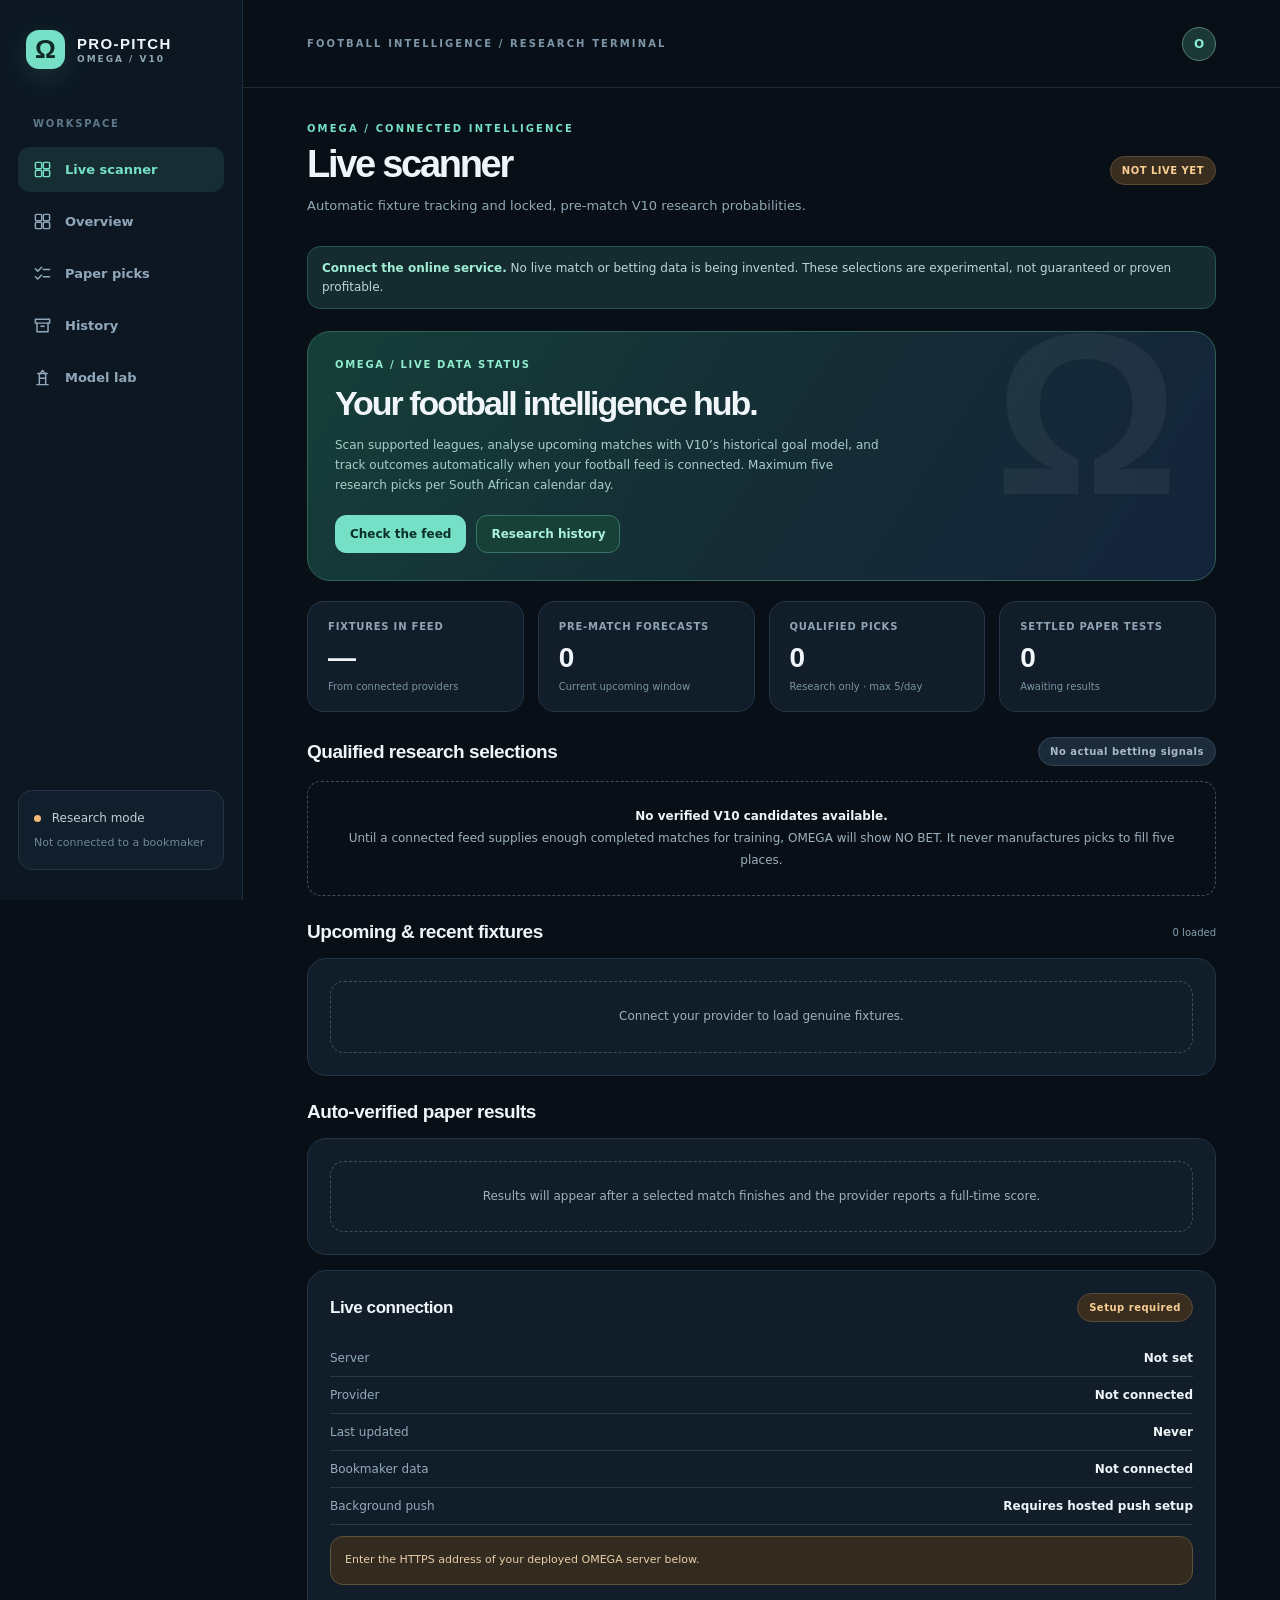
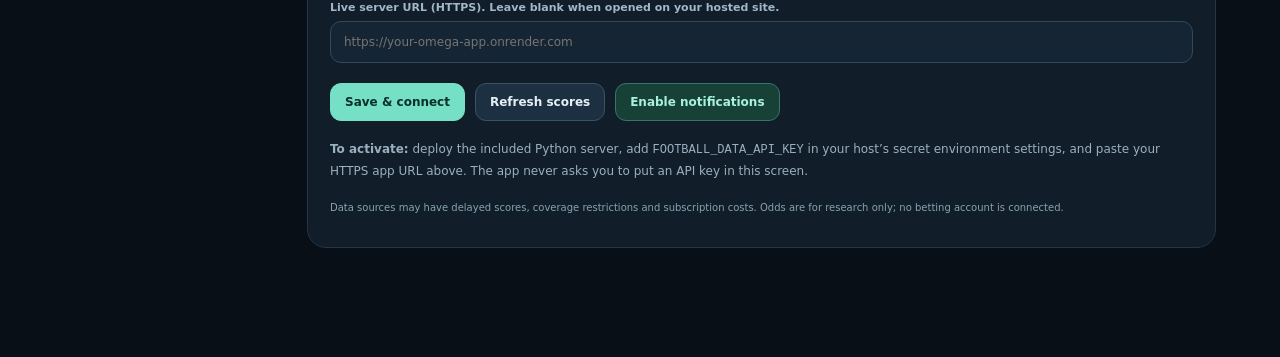
<file: OMEGA_V10_CONNECTED_ANDROID-1.html>
<!doctype html>
<html lang="en">
<head>
<meta charset="utf-8"/><meta name="viewport" content="width=device-width,initial-scale=1,viewport-fit=cover"/>
<meta name="theme-color" content="#09121c"/><meta name="description" content="OMEGA V10 — football research, paper predictions, and honest performance tracking."/>
<meta name="application-name" content="PRO-PITCH OMEGA"/>


<title>PRO-PITCH OMEGA V10</title>
<style>:root{--bg:#080f17;--panel:#111d29;--panel2:#152333;--panel3:#1a2b3b;--border:#243548;--text:#eff5f9;--muted:#90a7b6;--accent:#76e0c6;--mint-dark:#163f39;--orange:#ffc47c;--red:#ff8e9b;--radius:19px;color-scheme:dark}*{box-sizing:border-box}body{margin:0;background:var(--bg);color:var(--text);font-family:'DM Sans',system-ui,-apple-system,sans-serif;-webkit-font-smoothing:antialiased}button,input,select{font:inherit}button{cursor:pointer}button:focus-visible,input:focus-visible,select:focus-visible{outline:2px solid var(--accent);outline-offset:3px}a{color:var(--accent)}.layout{display:flex;min-height:100vh}.sidebar{width:243px;position:sticky;top:0;height:100vh;flex:none;border-right:1px solid #1c2d3f;background:#0c1722;padding:30px 18px;display:flex;flex-direction:column}.sidebrand,.mobilebrand{display:flex;align-items:center;gap:12px;padding:0 8px}.brandmark{width:39px;height:39px;border-radius:13px;background:var(--accent);display:grid;place-items:center;font:800 26px 'Space Grotesk',sans-serif;color:#102a28;box-shadow:0 8px 30px #76e0c625}.sidebrand b,.mobilebrand b{font:700 15px 'Space Grotesk',sans-serif;letter-spacing:.09em;display:block}.sidebrand small,.mobilebrand small{display:block;color:var(--muted);letter-spacing:.22em;font-weight:700;font-size:9px;margin-top:2px}.sidecaption{font-size:10px;font-weight:800;letter-spacing:.18em;color:#5e798a;margin:49px 15px 18px}.desktop-nav{display:grid;gap:7px}.navbtn{display:flex;align-items:center;gap:13px;width:100%;padding:13px 15px;border:0;border-radius:12px;background:none;text-align:left;color:#91a8bb;font-weight:700;font-size:13px}.navbtn svg{width:19px;height:19px;stroke-width:1.85}.navbtn.active{color:var(--accent);background:#162d34}.navbtn:hover{background:#162431}.sidefooter{margin-top:auto;padding:15px;color:#c2cfda;font-size:12px;line-height:2;border:1px solid var(--border);background:#111e2b;border-radius:14px}.sidefooter span:last-child{color:#6d8799;font-size:11px}.statusdot{display:inline-block;width:7px;height:7px;background:#f5b976;border-radius:99px;margin-right:7px}.workspace{width:100%;min-width:0}.topbar{height:88px;border-bottom:1px solid #1b2939;display:flex;align-items:center;justify-content:space-between;padding:0 clamp(20px,5vw,68px)}.topbar .eyebrow{color:#7d97a9;font-weight:800;font-size:10px;letter-spacing:.21em}.topactions{display:flex;align-items:center;gap:13px}.install-btn{border:1px solid #426b63;background:#142f30;color:var(--accent);font-size:12px;font-weight:800;border-radius:10px;padding:9px 13px}.avatar{width:34px;height:34px;border:1px solid #547e73;color:#8bebcf;background:#1a3936;border-radius:99px;display:grid;place-items:center;font-size:12px;font-weight:900}.mobilebrand{display:none}main{max-width:1350px;padding:35px clamp(20px,5vw,68px) 110px;margin:auto}.eyebrow{font-size:10px;text-transform:uppercase;letter-spacing:.21em;color:var(--accent);font-weight:800}.page-title{font:700 clamp(27px,3vw,38px) 'Space Grotesk',sans-serif;letter-spacing:-.06em;margin:9px 0}.subtitle{font-size:13px;color:var(--muted);line-height:1.7;margin:0}.heading-line{display:flex;justify-content:space-between;align-items:center;gap:16px;margin-bottom:29px}.pill{white-space:nowrap;font-size:10px;font-weight:800;letter-spacing:.05em;border-radius:99px;padding:8px 11px;border:1px solid #35594f;background:#15352f;color:#8ee8c9}.pill.warning{color:#f9ce91;border-color:#5e4b36;background:#392d20}.pill.neutral{color:#aab9c8;background:#1b2b3a;border-color:#314456}.panel{border:1px solid var(--border);background:var(--panel);border-radius:var(--radius);padding:22px}.panel-header{display:flex;justify-content:space-between;align-items:center;gap:13px;margin-bottom:18px}.panel h2,.section-title{font:700 17px 'Space Grotesk',sans-serif;letter-spacing:-.025em;margin:0}.section-title{font-size:19px}.sectionbar{display:flex;align-items:center;justify-content:space-between;gap:12px;margin:25px 0 15px}.linkbtn{background:none;border:none;color:var(--accent);font-weight:800;font-size:12px}.linkbtn:hover{text-decoration:underline}.notice{background:#162b30;border:1px solid #25554e;padding:12px 14px;border-radius:13px;color:#bad8d6;font-size:12px;line-height:1.55;margin-bottom:22px}.notice strong{color:#a0efd4}.notice.warn{background:#2c291e;border-color:#574a30;color:#e3cfaa}.hero{border-radius:23px;padding:27px;background:linear-gradient(123deg,#153f39 0%,#152d35 50%,#14243b 100%);border:1px solid #2e6258;min-height:198px;position:relative;overflow:hidden}.hero:after{content:'Ω';font:700 230px 'Space Grotesk',sans-serif;position:absolute;right:4%;top:-50px;opacity:.055}.hero>*{position:relative;z-index:1}.hero-kicker{color:#92ecce;letter-spacing:.17em;font-size:10px;font-weight:900}.hero h2{font:600 clamp(24px,3vw,34px) 'Space Grotesk',sans-serif;letter-spacing:-.06em;max-width:570px;line-height:1.17;margin:14px 0 12px}.hero p{font-size:12px;color:#a8cecb;max-width:550px;line-height:1.65}.hero-actions{display:flex;gap:10px;margin-top:20px;flex-wrap:wrap}.btn{display:inline-flex;align-items:center;justify-content:center;gap:8px;border-radius:11px;font-weight:800;font-size:12px;padding:11px 14px;border:1px solid #385468;color:#e6f1f7;background:#1c3041}.btn.primary{border-color:var(--accent);background:var(--accent);color:#0b302c}.btn.ghost{background:#174036;border-color:#367568;color:#aaf1dc}.btn:disabled{opacity:.45;cursor:not-allowed}.metric-grid{display:grid;grid-template-columns:repeat(4,minmax(0,1fr));gap:14px;margin-top:20px}.metric{background:var(--panel);border:1px solid var(--border);padding:19px 20px;border-radius:17px}.metric-label{font-size:10px;letter-spacing:.08em;font-weight:800;color:#8fa5b7;text-transform:uppercase}.metric-num{font:700 28px 'Space Grotesk',sans-serif;letter-spacing:-.04em;margin-top:10px;display:block}.metric-foot{font-size:10px;color:#7994a3;margin-top:7px}.accent{color:var(--accent)}.amber{color:var(--orange)}.green{color:#76e3bd}.red{color:var(--red)}.layout-grid{display:grid;grid-template-columns:minmax(0,1.6fr) minmax(275px,1fr);gap:17px}.stack{display:grid;gap:13px}.pick-card{border:1px solid #2c4252;background:#142330;border-radius:16px;padding:17px;position:relative;overflow:hidden}.pick-card.clickable{cursor:pointer;transition:transform .15s,border-color .15s}.pick-card.clickable:hover{border-color:#6ab99f;transform:translateY(-2px)}.pick-top,.pick-mid,.pick-footer{display:flex;align-items:center;justify-content:space-between;gap:14px}.pick-top{color:#9aafbb;font-size:10px}.match-names{font:700 18px 'Space Grotesk',sans-serif;letter-spacing:-.035em;margin:13px 0 5px}.market{color:#97eed4;font-weight:800;font-size:12px;margin-top:8px}.prob{font:700 26px 'Space Grotesk',sans-serif;letter-spacing:-.06em}.caption{font-size:10px;color:#87a3b2;line-height:1.5}.pick-footer{border-top:1px solid #2c4050;margin-top:14px;padding-top:13px;color:#8aa5b4;font-size:10px}.outcome{font-size:10px;font-weight:800;padding:6px 8px;border-radius:7px}.outcome.pending{color:#efbd80;background:#453325}.outcome.win{color:#8feccf;background:#1b4237}.outcome.loss{color:#ffadac;background:#49292d}.empty{padding:24px;text-align:center;border:1px dashed #3b5061;border-radius:14px;color:#9cb0be;font-size:12px;line-height:1.8}.empty b{color:var(--text)}.stats-box{padding:22px;background:#162536;border:1px solid var(--border);border-radius:16px}.progress{height:8px;border-radius:99px;background:#32404d;overflow:hidden;margin:14px 0}.progress span{display:block;height:100%;background:var(--accent);border-radius:99px}.detailrow{display:flex;justify-content:space-between;align-items:center;gap:13px;padding:11px 0;border-bottom:1px solid #27384a;font-size:12px}.detailrow:last-child{border:none}.detailrow span:first-child{color:#93aabc}.filterbar{display:flex;gap:9px;flex-wrap:wrap;margin:0 0 18px}.input,.select{background:#152534;color:var(--text);border:1px solid #31495d;padding:12px 13px;border-radius:11px;font-size:12px;min-height:42px}.input{width:100%}.select{min-width:125px}.search{flex:2;min-width:185px}.filterbar .select{flex:1}.tablebox{overflow-x:auto;border:1px solid var(--border);border-radius:15px}table{border-collapse:collapse;width:100%;min-width:700px}td,th{padding:15px 16px;border-bottom:1px solid #28394b;text-align:left;font-size:12px}th{background:#172638;color:#87a3b2;font-size:10px;text-transform:uppercase;letter-spacing:.1em}tr:hover td{background:#17293a}tr:last-child td{border:0}td .small{color:#7994a3;font-size:10px}.score{font-weight:800;color:#e6f5f2;white-space:nowrap}.two-column{display:grid;grid-template-columns:1fr 1fr;gap:17px}.dist{height:9px;background:#26394a;border-radius:100px;overflow:hidden;display:flex;margin:6px 0 14px}.dist span{height:100%}.dist .d1{background:#7de1c6}.dist .d2{background:#f1c17e}.dist .d3{background:#8198bd}.littlecap{font-size:10px;letter-spacing:.09em;color:#8ea8b8;text-transform:uppercase;font-weight:800}.number{font:600 34px 'Space Grotesk',sans-serif}.help{font-size:12px;color:#9bb0bf;line-height:1.75}.formgrid{display:grid;grid-template-columns:1fr 1fr;gap:12px}.field label{display:block;color:#a2b7c7;font-size:11px;font-weight:700;margin-bottom:7px}.field{margin-bottom:13px}.risk{border:1px solid #635038;background:#342b20;color:#e7cfaa;padding:14px;border-radius:13px;font-size:11px;line-height:1.65}.callout{border:1px solid #31594e;background:#14332d;color:#b4ddcf;padding:15px;border-radius:13px;font-size:12px;line-height:1.6}.lower{margin-top:18px}.segmented{display:flex;border:1px solid #304558;border-radius:12px;background:#142332;padding:4px;gap:3px}.segment{border:0;border-radius:8px;padding:9px 13px;background:transparent;color:#92aabb;font-size:11px;font-weight:800}.segment.active{color:#0c2926;background:var(--accent)}.muted{color:var(--muted)}.mobile-only,.bottomnav{display:none}.modal-layer:not([hidden]){position:fixed;inset:0;z-index:30;display:grid;place-items:center;background:#030a0ccf;padding:18px;backdrop-filter:blur(4px)}.modal{background:#122130;border:1px solid #3a5362;box-shadow:0 20px 70px #0009;width:min(100%,530px);max-height:85vh;overflow:auto;border-radius:23px;padding:25px}.modal-head{display:flex;justify-content:space-between;align-items:center}.xbtn{border:1px solid #2e4556;color:#c3d3d9;background:#1d3140;border-radius:9px;padding:5px 11px}.toast:not([hidden]){position:fixed;bottom:88px;left:50%;z-index:60;transform:translateX(-50%);padding:14px 18px;border-radius:12px;background:#235344;color:#eafff9;border:1px solid #4eaf90;font-size:12px;box-shadow:0 14px 30px #0008;min-width:240px;text-align:center}.copyline{display:flex;gap:8px;align-items:center;justify-content:space-between}.legend{color:#7d95a5;font-size:11px}.divider{height:1px;background:var(--border);margin:18px 0}@media(max-width:990px){.sidebar{width:75px;padding:22px 9px}.sidebar .sidebrand span:last-child,.sidebar .sidecaption,.sidefooter,.desktop-nav span{display:none}.sidebar .sidebrand{padding:0 9px}.navbtn{justify-content:center;padding:13px 8px}.desktop-nav{margin-top:80px}.layout-grid{grid-template-columns:1.1fr 1fr}.metric-grid{grid-template-columns:repeat(2,minmax(0,1fr))}}@media(max-width:700px){.sidebar{display:none}.desktop-only{display:none}.mobilebrand{display:flex;padding:0}.topbar{height:74px;padding:0 19px}.topbar .avatar{width:31px;height:31px}.mobilebrand .brandmark{width:36px;height:36px;font-size:24px}.install-btn{font-size:10px}.workspace{width:100%}main{padding:25px 15px 105px}.heading-line{margin-bottom:18px}.heading-line .pill{font-size:9px}.page-title{font-size:29px}.hero{padding:23px;min-height:210px}.hero h2{font-size:26px}.hero:after{right:-18%;top:10px;font-size:195px}.hero p{font-size:11px}.metric-grid{gap:9px;margin-top:11px}.metric{padding:15px}.metric-num{font-size:26px}.metric-foot{font-size:9px}.metric-label{font-size:9px}.layout-grid,.two-column{grid-template-columns:1fr;gap:12px}.panel{padding:17px}.section-title{font-size:17px}.pick-card{padding:15px}.match-names{font-size:16px}.prob{font-size:24px}.filterbar{gap:8px}.input.search{flex-basis:100%}.bottomnav{position:fixed;bottom:0;left:0;right:0;height:calc(71px + env(safe-area-inset-bottom));background:#101f2bfa;border-top:1px solid #304253;display:flex;align-items:flex-start;justify-content:space-around;padding:9px 5px calc(10px + env(safe-area-inset-bottom));z-index:20;box-shadow:0 -6px 30px #0007}.bottombtn{border:none;background:transparent;color:#7998a9;min-width:66px;display:grid;place-items:center;gap:3px;font-size:10px;font-weight:800;padding:3px 5px}.bottombtn svg{width:19px;height:19px}.bottombtn.active{color:var(--accent)}.formgrid{grid-template-columns:1fr}.mobile-only{display:block}.modal{padding:20px}}

/* Connected V10 phone dashboard */
.line-fixture{display:grid;grid-template-columns:148px minmax(0,1fr) 135px 110px;gap:9px;padding:12px 4px;border-bottom:1px solid #263a49;align-items:center;font-size:11px;}
.line-fixture:last-child{border-bottom:none}.fx-time,.fx-league{color:#8eaabc}.fx-pair{font-weight:700}.fx-result{text-align:right;color:#b4d9cf;font-weight:800}.resultline{display:grid;grid-template-columns:1fr auto auto;align-items:center;gap:18px;border-bottom:1px solid #263a49;padding:11px 0;font-size:12px}.resultline small{display:block;font-size:10px;color:#829cac;margin-top:4px}.resultline:last-child{border:0}.resultline>.outcome{text-align:center}.fixture-list{max-height:700px;overflow:auto}.field code{color:#8de7cd}.panel .field{margin-top:16px}.metric-num{overflow-wrap:break-word}@media(max-width:650px){.line-fixture{grid-template-columns:1fr auto;gap:5px}.fx-time{grid-column:1}.fx-pair{grid-column:1;grid-row:2}.fx-league{grid-column:1;grid-row:3}.fx-result{grid-column:2;grid-row:2}.resultline{grid-template-columns:1fr auto;gap:8px}.resultline>.outcome{grid-column:2}.metric-grid{grid-template-columns:repeat(2,minmax(0,1fr))}.bottombtn{padding-left:2px;padding-right:2px;font-size:9px}.bottombtn svg{width:17px;height:17px}.topbar{height:68px}}
</style>
</head>
<body>
<div class="layout">
<aside class="sidebar" aria-label="Main navigation">
  <div class="sidebrand"><span class="brandmark">Ω</span><span><b>PRO-PITCH</b><small>OMEGA / V10</small></span></div>
  <div class="sidecaption">WORKSPACE</div>
  <nav id="desktop-nav" class="desktop-nav"></nav>
  <div class="sidefooter"><span class="statusdot"></span> Research mode<br><span>Not connected to a bookmaker</span></div>
</aside>
<div class="workspace">
<header class="topbar"><div class="mobilebrand"><span class="brandmark">Ω</span><span><b>OMEGA</b><small>V10 RESEARCH</small></span></div><div class="eyebrow desktop-only">FOOTBALL INTELLIGENCE / RESEARCH TERMINAL</div><div class="topactions"><button id="install-app" class="install-btn" hidden>Install app</button><div class="avatar">O</div></div></header>
<main id="app" tabindex="-1" aria-live="polite"></main>
</div>
</div>
<nav id="bottom-nav" class="bottomnav" aria-label="Bottom navigation"></nav>
<div id="modal-layer" class="modal-layer" hidden></div>
<div id="toast" role="status" class="toast" hidden></div>
<input id="file-input" type="file" accept=".csv,text/csv,.json,application/json" hidden/>
<script>window.OMEGA_DATA={"historical":[{"id":"h0","date":"2024-09-15","league":"La Liga","home":"CEL","away":"VAD","market":"1X","prob":0.95335,"hg":3,"ag":1,"won":true,"calibrated":false},{"id":"h1","date":"2024-09-15","league":"La Liga","home":"ATM","away":"VAL","market":"1X","prob":0.92578,"hg":3,"ag":0,"won":true,"calibrated":false},{"id":"h2","date":"2024-09-15","league":"La Liga","home":"RAY","away":"OSA","market":"1X","prob":0.8544,"hg":3,"ag":1,"won":true,"calibrated":false},{"id":"h3","date":"2024-09-15","league":"La Liga","home":"BET","away":"LEG","market":"1X","prob":0.81427,"hg":2,"ag":0,"won":true,"calibrated":false},{"id":"h4","date":"2024-09-17","league":"La Liga","home":"MAL","away":"SOC","market":"1X","prob":0.81515,"hg":1,"ag":0,"won":true,"calibrated":false},{"id":"h5","date":"2024-09-20","league":"La Liga","home":"ALA","away":"SEV","market":"1X","prob":0.89028,"hg":2,"ag":1,"won":true,"calibrated":false},{"id":"h6","date":"2024-09-21","league":"La Liga","home":"RMA","away":"ESP","market":"1X","prob":0.89449,"hg":4,"ag":1,"won":true,"calibrated":false},{"id":"h7","date":"2024-09-21","league":"La Liga","home":"OSA","away":"LAS","market":"1X","prob":0.80285,"hg":2,"ag":1,"won":true,"calibrated":false},{"id":"h8","date":"2024-09-22","league":"La Liga","home":"GET","away":"LEG","market":"1X","prob":0.82124,"hg":1,"ag":1,"won":true,"calibrated":false},{"id":"h9","date":"2024-09-23","league":"Serie A","home":"CAG","away":"EMP","market":"X2","prob":0.84439,"hg":0,"ag":2,"won":true,"calibrated":false},{"id":"h10","date":"2024-09-23","league":"Serie A","home":"ATA","away":"COM","market":"1X","prob":0.83386,"hg":2,"ag":3,"won":false,"calibrated":false},{"id":"h11","date":"2024-09-24","league":"La Liga","home":"SEV","away":"VAD","market":"1X","prob":0.86788,"hg":2,"ag":1,"won":true,"calibrated":false},{"id":"h12","date":"2024-09-24","league":"La Liga","home":"RMA","away":"ALA","market":"1X","prob":0.83017,"hg":3,"ag":2,"won":true,"calibrated":false},{"id":"h13","date":"2024-09-25","league":"La Liga","home":"BAR","away":"GET","market":"1X","prob":0.93461,"hg":1,"ag":0,"won":true,"calibrated":false},{"id":"h14","date":"2024-09-25","league":"La Liga","home":"GIR","away":"RAY","market":"1X","prob":0.86425,"hg":0,"ag":0,"won":true,"calibrated":false},{"id":"h15","date":"2024-09-27","league":"Serie A","home":"MIL","away":"LEC","market":"1X","prob":0.89401,"hg":3,"ag":0,"won":true,"calibrated":false},{"id":"h16","date":"2024-09-28","league":"Bundesliga","home":"BAY","away":"LEV","market":"1X","prob":0.92364,"hg":1,"ag":1,"won":true,"calibrated":false},{"id":"h17","date":"2024-09-28","league":"Bundesliga","home":"FRE","away":"PAU","market":"1X","prob":0.92337,"hg":0,"ag":3,"won":false,"calibrated":false},{"id":"h18","date":"2024-09-28","league":"Bundesliga","home":"KIE","away":"FRA","market":"X2","prob":0.84116,"hg":2,"ag":4,"won":true,"calibrated":false},{"id":"h19","date":"2024-09-28","league":"La Liga","home":"RAY","away":"LEG","market":"1X","prob":0.8373,"hg":1,"ag":1,"won":true,"calibrated":false},{"id":"h20","date":"2024-09-28","league":"Bundesliga","home":"RBL","away":"AUG","market":"1X","prob":0.82956,"hg":4,"ag":0,"won":true,"calibrated":false},{"id":"h21","date":"2024-09-29","league":"La Liga","home":"ATH","away":"SEV","market":"1X","prob":0.8531,"hg":1,"ag":1,"won":true,"calibrated":false},{"id":"h22","date":"2024-09-29","league":"Serie A","home":"ROM","away":"VEN","market":"1X","prob":0.85015,"hg":2,"ag":1,"won":true,"calibrated":false},{"id":"h23","date":"2024-09-29","league":"Serie A","home":"NAP","away":"MON","market":"1X","prob":0.82899,"hg":2,"ag":0,"won":true,"calibrated":false},{"id":"h24","date":"2024-09-29","league":"La Liga","home":"ATM","away":"RMA","market":"1X","prob":0.8214,"hg":1,"ag":1,"won":true,"calibrated":false},{"id":"h25","date":"2024-09-29","league":"La Liga","home":"BET","away":"ESP","market":"1X","prob":0.81865,"hg":1,"ag":0,"won":true,"calibrated":false},{"id":"h26","date":"2024-09-30","league":"La Liga","home":"VIL","away":"LAS","market":"1X","prob":0.90053,"hg":3,"ag":1,"won":true,"calibrated":false},{"id":"h27","date":"2024-09-30","league":"Serie A","home":"PAR","away":"CAG","market":"1X","prob":0.87642,"hg":2,"ag":3,"won":false,"calibrated":false},{"id":"h28","date":"2024-10-04","league":"Serie A","home":"VER","away":"VEN","market":"1X","prob":0.90881,"hg":2,"ag":1,"won":true,"calibrated":false},{"id":"h29","date":"2024-10-04","league":"Serie A","home":"NAP","away":"COM","market":"1X","prob":0.89763,"hg":3,"ag":1,"won":true,"calibrated":false},{"id":"h30","date":"2024-10-04","league":"La Liga","home":"LEG","away":"VAL","market":"1X","prob":0.81348,"hg":0,"ag":0,"won":true,"calibrated":false},{"id":"h31","date":"2024-10-05","league":"Bundesliga","home":"LEV","away":"KIE","market":"1X","prob":0.90637,"hg":2,"ag":2,"won":true,"calibrated":false},{"id":"h32","date":"2024-10-05","league":"Serie A","home":"UDI","away":"LEC","market":"1X","prob":0.88624,"hg":1,"ag":0,"won":true,"calibrated":false},{"id":"h33","date":"2024-10-05","league":"La Liga","home":"RMA","away":"VIL","market":"1X","prob":0.84879,"hg":2,"ag":0,"won":true,"calibrated":false},{"id":"h34","date":"2024-10-05","league":"Bundesliga","home":"BRE","away":"FRE","market":"X2","prob":0.84079,"hg":0,"ag":1,"won":true,"calibrated":false},{"id":"h35","date":"2024-10-05","league":"La Liga","home":"GET","away":"OSA","market":"1X","prob":0.8249,"hg":1,"ag":1,"won":true,"calibrated":false},{"id":"h36","date":"2024-10-06","league":"Serie A","home":"JUV","away":"CAG","market":"1X","prob":0.95599,"hg":1,"ag":1,"won":true,"calibrated":false},{"id":"h37","date":"2024-10-06","league":"Bundesliga","home":"STU","away":"HOF","market":"1X","prob":0.90827,"hg":1,"ag":1,"won":true,"calibrated":false},{"id":"h38","date":"2024-10-06","league":"La Liga","home":"GIR","away":"ATH","market":"1X","prob":0.87337,"hg":2,"ag":1,"won":true,"calibrated":false},{"id":"h39","date":"2024-10-06","league":"Bundesliga","home":"FRA","away":"BAY","market":"X2","prob":0.84816,"hg":3,"ag":3,"won":true,"calibrated":false},{"id":"h40","date":"2024-10-18","league":"La Liga","home":"ALA","away":"VAD","market":"1X","prob":0.8907,"hg":2,"ag":3,"won":false,"calibrated":false},{"id":"h41","date":"2024-10-18","league":"Bundesliga","home":"DOR","away":"PAU","market":"1X","prob":0.85252,"hg":2,"ag":1,"won":true,"calibrated":false},{"id":"h42","date":"2024-10-19","league":"Bundesliga","home":"FRE","away":"AUG","market":"1X","prob":0.91295,"hg":3,"ag":1,"won":true,"calibrated":false},{"id":"h43","date":"2024-10-19","league":"Bundesliga","home":"BAY","away":"STU","market":"1X","prob":0.87991,"hg":4,"ag":0,"won":true,"calibrated":false},{"id":"h44","date":"2024-10-19","league":"La Liga","home":"ATH","away":"ESP","market":"1X","prob":0.87658,"hg":4,"ag":1,"won":true,"calibrated":false},{"id":"h45","date":"2024-10-19","league":"Serie A","home":"JUV","away":"LAZ","market":"1X","prob":0.84778,"hg":1,"ag":0,"won":true,"calibrated":false},{"id":"h46","date":"2024-10-19","league":"La Liga","home":"GIR","away":"SOC","market":"1X","prob":0.80701,"hg":0,"ag":1,"won":false,"calibrated":false},{"id":"h47","date":"2024-10-20","league":"La Liga","home":"BAR","away":"SEV","market":"1X","prob":0.96126,"hg":5,"ag":1,"won":true,"calibrated":false},{"id":"h48","date":"2024-10-20","league":"La Liga","home":"ATM","away":"LEG","market":"1X","prob":0.93847,"hg":3,"ag":1,"won":true,"calibrated":false},{"id":"h49","date":"2024-10-20","league":"Serie A","home":"CAG","away":"TOR","market":"X2","prob":0.8413,"hg":3,"ag":2,"won":false,"calibrated":false},{"id":"h50","date":"2024-10-20","league":"Bundesliga","home":"KIE","away":"UNI","market":"X2","prob":0.81117,"hg":0,"ag":2,"won":true,"calibrated":false},{"id":"h51","date":"2024-10-20","league":"Serie A","home":"VEN","away":"ATA","market":"X2","prob":0.80318,"hg":0,"ag":2,"won":true,"calibrated":false},{"id":"h52","date":"2024-10-26","league":"Serie A","home":"NAP","away":"LEC","market":"1X","prob":0.96539,"hg":1,"ag":0,"won":true,"calibrated":false},{"id":"h53","date":"2024-10-26","league":"Bundesliga","home":"STU","away":"KIE","market":"1X","prob":0.93114,"hg":2,"ag":1,"won":true,"calibrated":false},{"id":"h54","date":"2024-10-26","league":"Bundesliga","home":"PAU","away":"WOL","market":"X2","prob":0.81844,"hg":0,"ag":0,"won":true,"calibrated":false},{"id":"h55","date":"2024-10-27","league":"Bundesliga","home":"BOC","away":"BAY","market":"X2","prob":0.97146,"hg":0,"ag":5,"won":true,"calibrated":false},{"id":"h56","date":"2024-10-27","league":"Serie A","home":"LAZ","away":"GEN","market":"1X","prob":0.88828,"hg":3,"ag":0,"won":true,"calibrated":false},{"id":"h57","date":"2024-10-27","league":"Serie A","home":"MON","away":"VEN","market":"1X","prob":0.83305,"hg":2,"ag":2,"won":true,"calibrated":false},{"id":"h58","date":"2024-10-29","league":"Serie A","home":"LEC","away":"VER","market":"X2","prob":0.81855,"hg":1,"ag":0,"won":false,"calibrated":false},{"id":"h59","date":"2024-10-30","league":"Serie A","home":"JUV","away":"PAR","market":"1X","prob":0.89099,"hg":2,"ag":2,"won":true,"calibrated":false},{"id":"h60","date":"2024-10-31","league":"Serie A","home":"GEN","away":"FIO","market":"X2","prob":0.88926,"hg":0,"ag":1,"won":true,"calibrated":false},{"id":"h61","date":"2024-11-02","league":"Bundesliga","home":"FRA","away":"BOC","market":"1X","prob":0.89685,"hg":7,"ag":2,"won":true,"calibrated":false},{"id":"h62","date":"2024-11-02","league":"Bundesliga","home":"DOR","away":"RBL","market":"X2","prob":0.85344,"hg":2,"ag":1,"won":false,"calibrated":false},{"id":"h63","date":"2024-11-02","league":"Bundesliga","home":"BAY","away":"UNI","market":"1X","prob":0.83647,"hg":3,"ag":0,"won":true,"calibrated":false},{"id":"h64","date":"2024-11-09","league":"Bundesliga","home":"PAU","away":"BAY","market":"X2","prob":0.93356,"hg":0,"ag":1,"won":true,"calibrated":false},{"id":"h65","date":"2024-11-09","league":"Bundesliga","home":"BOC","away":"LEV","market":"X2","prob":0.89863,"hg":1,"ag":1,"won":true,"calibrated":false},{"id":"h66","date":"2024-11-09","league":"Bundesliga","home":"RBL","away":"MGB","market":"1X","prob":0.87548,"hg":0,"ag":0,"won":true,"calibrated":false},{"id":"h67","date":"2024-11-09","league":"Bundesliga","home":"BRE","away":"KIE","market":"1X","prob":0.80433,"hg":2,"ag":1,"won":true,"calibrated":false}],"predictions":[{"id":"p0","date":"2024-09-15","league":"La Liga","home":"ATM","away":"VAL","homeGoals":3,"awayGoals":0,"pHome":0.69559,"pDraw":0.23019,"pAway":0.07422,"p1X":0.92578,"pX2":0.30441,"pOver15":0.65038,"pUnder35":0.82211,"pBtts":0.2947,"expHome":1.76177,"expAway":0.42415,"calibrated":false,"xg":false},{"id":"p1","date":"2024-09-15","league":"La Liga","home":"BET","away":"LEG","homeGoals":2,"awayGoals":0,"pHome":0.4355,"pDraw":0.37877,"pAway":0.18573,"p1X":0.81427,"pX2":0.5645,"pOver15":0.44955,"pUnder35":0.93588,"pBtts":0.26487,"expHome":0.9584,"expAway":0.52942,"calibrated":false,"xg":false},{"id":"p2","date":"2024-09-15","league":"La Liga","home":"CEL","away":"VAD","homeGoals":3,"awayGoals":1,"pHome":0.85577,"pDraw":0.09758,"pAway":0.04665,"p1X":0.95335,"pX2":0.14423,"pOver15":0.93369,"pUnder35":0.37163,"pBtts":0.55068,"expHome":3.50105,"expAway":0.82982,"calibrated":false,"xg":false},{"id":"p3","date":"2024-09-15","league":"La Liga","home":"ESP","away":"ALA","homeGoals":3,"awayGoals":2,"pHome":0.31136,"pDraw":0.40478,"pAway":0.28386,"p1X":0.71614,"pX2":0.68864,"pOver15":0.42541,"pUnder35":0.94459,"pBtts":0.26901,"expHome":0.73034,"expAway":0.68444,"calibrated":false,"xg":false},{"id":"p4","date":"2024-09-15","league":"La Liga","home":"GIR","away":"BAR","homeGoals":1,"awayGoals":4,"pHome":0.40632,"pDraw":0.24877,"pAway":0.3449,"p1X":0.6551,"pX2":0.59368,"pOver15":0.85368,"pUnder35":0.57608,"pBtts":0.66469,"expHome":1.73278,"expAway":1.5865,"calibrated":false,"xg":false},{"id":"p5","date":"2024-09-15","league":"La Liga","home":"LAS","away":"ATH","homeGoals":2,"awayGoals":3,"pHome":0.38482,"pDraw":0.32133,"pAway":0.29386,"p1X":0.70614,"pX2":0.61518,"pOver15":0.644,"pUnder35":0.83097,"pBtts":0.44233,"expHome":1.15957,"expAway":0.98069,"calibrated":false,"xg":false},{"id":"p6","date":"2024-09-15","league":"La Liga","home":"MAL","away":"VIL","homeGoals":1,"awayGoals":2,"pHome":0.4241,"pDraw":0.31319,"pAway":0.26271,"p1X":0.73729,"pX2":0.5759,"pOver15":0.65671,"pUnder35":0.82084,"pBtts":0.44785,"expHome":1.25707,"expAway":0.93537,"calibrated":false,"xg":false},{"id":"p7","date":"2024-09-15","league":"La Liga","home":"RAY","away":"OSA","homeGoals":3,"awayGoals":1,"pHome":0.61985,"pDraw":0.23454,"pAway":0.1456,"p1X":0.8544,"pX2":0.38015,"pOver15":0.77134,"pUnder35":0.70192,"pBtts":0.49264,"expHome":1.92241,"expAway":0.83266,"calibrated":false,"xg":false},{"id":"p8","date":"2024-09-15","league":"La Liga","home":"SEV","away":"GET","homeGoals":1,"awayGoals":0,"pHome":0.34887,"pDraw":0.39653,"pAway":0.2546,"p1X":0.7454,"pX2":0.65113,"pOver15":0.43979,"pUnder35":0.93967,"pBtts":0.27675,"expHome":0.80797,"expAway":0.64874,"calibrated":false,"xg":false},{"id":"p9","date":"2024-09-15","league":"La Liga","home":"SOC","away":"RMA","homeGoals":0,"awayGoals":2,"pHome":0.30938,"pDraw":0.33166,"pAway":0.35896,"p1X":0.64104,"pX2":0.69062,"pOver15":0.61732,"pUnder35":0.85045,"pBtts":0.42074,"expHome":0.97062,"expAway":1.06603,"calibrated":false,"xg":false},{"id":"p10","date":"2024-09-17","league":"La Liga","home":"MAL","away":"SOC","homeGoals":1,"awayGoals":0,"pHome":0.44584,"pDraw":0.36931,"pAway":0.18485,"p1X":0.81515,"pX2":0.55416,"pOver15":0.46958,"pUnder35":0.92825,"pBtts":0.27783,"expHome":1.00146,"expAway":0.54604,"calibrated":false,"xg":false},{"id":"p11","date":"2024-09-19","league":"La Liga","home":"LEG","away":"ATH","homeGoals":0,"awayGoals":2,"pHome":0.38029,"pDraw":0.38379,"pAway":0.23593,"p1X":0.76407,"pX2":0.61971,"pOver15":0.46331,"pUnder35":0.931,"pBtts":0.29009,"expHome":0.88753,"expAway":0.63891,"calibrated":false,"xg":false},{"id":"p12","date":"2024-09-20","league":"La Liga","home":"ALA","away":"SEV","homeGoals":2,"awayGoals":1,"pHome":0.61851,"pDraw":0.27177,"pAway":0.10972,"p1X":0.89028,"pX2":0.38149,"pOver15":0.61616,"pUnder35":0.84888,"pBtts":0.32219,"expHome":1.53863,"expAway":0.50653,"calibrated":false,"xg":false},{"id":"p13","date":"2024-09-21","league":"La Liga","home":"OSA","away":"LAS","homeGoals":2,"awayGoals":1,"pHome":0.55909,"pDraw":0.24376,"pAway":0.19715,"p1X":0.80285,"pX2":0.44091,"pOver15":0.8027,"pUnder35":0.65995,"pBtts":0.5631,"expHome":1.89101,"expAway":1.05223,"calibrated":false,"xg":false},{"id":"p14","date":"2024-09-21","league":"La Liga","home":"RMA","away":"ESP","homeGoals":4,"awayGoals":1,"pHome":0.60802,"pDraw":0.28647,"pAway":0.10551,"p1X":0.89449,"pX2":0.39198,"pOver15":0.57255,"pUnder35":0.87681,"pBtts":0.28692,"expHome":1.43568,"expAway":0.45195,"calibrated":false,"xg":false},{"id":"p15","date":"2024-09-21","league":"La Liga","home":"VAD","away":"SOC","homeGoals":0,"awayGoals":0,"pHome":0.29133,"pDraw":0.33062,"pAway":0.37805,"p1X":0.62195,"pX2":0.70867,"pOver15":0.61707,"pUnder35":0.85058,"pBtts":0.41882,"expHome":0.93446,"expAway":1.10147,"calibrated":false,"xg":false},{"id":"p16","date":"2024-09-21","league":"La Liga","home":"VAL","away":"GIR","homeGoals":2,"awayGoals":0,"pHome":0.27487,"pDraw":0.31508,"pAway":0.41005,"p1X":0.58995,"pX2":0.72513,"pOver15":0.65613,"pUnder35":0.82137,"pBtts":0.44994,"expHome":0.96041,"expAway":1.22931,"calibrated":false,"xg":false},{"id":"p17","date":"2024-09-22","league":"La Liga","home":"ATH","away":"CEL","homeGoals":3,"awayGoals":1,"pHome":0.48638,"pDraw":0.25639,"pAway":0.25722,"p1X":0.74278,"pX2":0.51362,"pOver15":0.80985,"pUnder35":0.65007,"pBtts":0.59663,"expHome":1.75651,"expAway":1.23084,"calibrated":false,"xg":false},{"id":"p18","date":"2024-09-22","league":"La Liga","home":"GET","away":"LEG","homeGoals":1,"awayGoals":1,"pHome":0.41523,"pDraw":0.40601,"pAway":0.17876,"p1X":0.82124,"pX2":0.58477,"pOver15":0.3903,"pUnder35":0.95505,"pBtts":0.22411,"expHome":0.85325,"expAway":0.46514,"calibrated":false,"xg":false},{"id":"p19","date":"2024-09-22","league":"La Liga","home":"RAY","away":"ATM","homeGoals":1,"awayGoals":1,"pHome":0.31917,"pDraw":0.33186,"pAway":0.34897,"p1X":0.65103,"pX2":0.68083,"pOver15":0.61777,"pUnder35":0.85015,"pBtts":0.42166,"expHome":0.99047,"expAway":1.04781,"calibrated":false,"xg":false},{"id":"p20","date":"2024-09-22","league":"La Liga","home":"VIL","away":"BAR","homeGoals":1,"awayGoals":5,"pHome":0.31757,"pDraw":0.21381,"pAway":0.46862,"p1X":0.53138,"pX2":0.68243,"pOver15":0.92393,"pUnder35":0.40956,"pBtts":0.76355,"expHome":1.8626,"expAway":2.26176,"calibrated":false,"xg":false},{"id":"p21","date":"2024-09-23","league":"La Liga","home":"BET","away":"MAL","homeGoals":1,"awayGoals":2,"pHome":0.37423,"pDraw":0.4216,"pAway":0.20418,"p1X":0.79582,"pX2":0.62577,"pOver15":0.3725,"pUnder35":0.96005,"pBtts":0.22121,"expHome":0.77094,"expAway":0.49684,"calibrated":false,"xg":false},{"id":"p22","date":"2024-09-23","league":"Serie A","home":"ATA","away":"COM","homeGoals":2,"awayGoals":3,"pHome":0.63813,"pDraw":0.19573,"pAway":0.16614,"p1X":0.83386,"pX2":0.36187,"pOver15":0.88977,"pUnder35":0.49777,"pBtts":0.65253,"expHome":2.4615,"expAway":1.2212,"calibrated":false,"xg":false},{"id":"p23","date":"2024-09-23","league":"Serie A","home":"CAG","away":"EMP","homeGoals":0,"awayGoals":2,"pHome":0.15561,"pDraw":0.32747,"pAway":0.51693,"p1X":0.48307,"pX2":0.84439,"pOver15":0.541,"pUnder35":0.89533,"pBtts":0.3104,"expHome":0.55085,"expAway":1.22378,"calibrated":false,"xg":false},{"id":"p24","date":"2024-09-23","league":"Serie A","home":"FIO","away":"LAZ","homeGoals":2,"awayGoals":1,"pHome":0.31344,"pDraw":0.26326,"pAway":0.4233,"p1X":0.5767,"pX2":0.68656,"pOver15":0.8118,"pUnder35":0.64749,"pBtts":0.61095,"expHome":1.37423,"expAway":1.6246,"calibrated":false,"xg":false},{"id":"p25","date":"2024-09-23","league":"Serie A","home":"INT","away":"MIL","homeGoals":1,"awayGoals":2,"pHome":0.55571,"pDraw":0.22414,"pAway":0.22015,"p1X":0.77985,"pX2":0.44429,"pOver15":0.86735,"pUnder35":0.54803,"pBtts":0.65255,"expHome":2.13997,"expAway":1.30739,"calibrated":false,"xg":false},{"id":"p26","date":"2024-09-23","league":"Serie A","home":"JUV","away":"NAP","homeGoals":0,"awayGoals":0,"pHome":0.50201,"pDraw":0.29594,"pAway":0.20205,"p1X":0.79795,"pX2":0.49799,"pOver15":0.66655,"pUnder35":0.81217,"pBtts":0.43476,"expHome":1.42336,"expAway":0.81293,"calibrated":false,"xg":false},{"id":"p27","date":"2024-09-23","league":"Serie A","home":"LEC","away":"PAR","homeGoals":2,"awayGoals":2,"pHome":0.24356,"pDraw":0.31639,"pAway":0.44005,"p1X":0.55995,"pX2":0.75644,"pOver15":0.63872,"pUnder35":0.83471,"pBtts":0.42731,"expHome":0.86681,"expAway":1.25393,"calibrated":false,"xg":false},{"id":"p28","date":"2024-09-23","league":"Serie A","home":"MON","away":"BOL","homeGoals":1,"awayGoals":2,"pHome":0.45084,"pDraw":0.3058,"pAway":0.24336,"p1X":0.75664,"pX2":0.54916,"pOver15":0.66789,"pUnder35":0.81149,"pBtts":0.45237,"expHome":1.32917,"expAway":0.91052,"calibrated":false,"xg":false},{"id":"p29","date":"2024-09-23","league":"Serie A","home":"ROM","away":"UDI","homeGoals":3,"awayGoals":0,"pHome":0.28906,"pDraw":0.3417,"pAway":0.36924,"p1X":0.63076,"pX2":0.71094,"pOver15":0.58563,"pUnder35":0.87108,"pBtts":0.39232,"expHome":0.88514,"expAway":1.0359,"calibrated":false,"xg":false},{"id":"p30","date":"2024-09-23","league":"Serie A","home":"VEN","away":"GEN","homeGoals":2,"awayGoals":0,"pHome":0.22155,"pDraw":0.31714,"pAway":0.46131,"p1X":0.53869,"pX2":0.77845,"pOver15":0.62365,"pUnder35":0.84554,"pBtts":0.40734,"expHome":0.79729,"expAway":1.26591,"calibrated":false,"xg":false},{"id":"p31","date":"2024-09-23","league":"Serie A","home":"VER","away":"TOR","homeGoals":2,"awayGoals":3,"pHome":0.43075,"pDraw":0.31524,"pAway":0.254,"p1X":0.746,"pX2":0.56925,"pOver15":0.6471,"pUnder35":0.82838,"pBtts":0.43736,"expHome":1.25184,"expAway":0.90184,"calibrated":false,"xg":false},{"id":"p32","date":"2024-09-24","league":"La Liga","home":"RMA","away":"ALA","homeGoals":3,"awayGoals":2,"pHome":0.51807,"pDraw":0.31209,"pAway":0.16983,"p1X":0.83017,"pX2":0.48193,"pOver15":0.59387,"pUnder35":0.86498,"pBtts":0.35812,"expHome":1.31488,"expAway":0.64108,"calibrated":false,"xg":false},{"id":"p33","date":"2024-09-24","league":"La Liga","home":"SEV","away":"VAD","homeGoals":2,"awayGoals":1,"pHome":0.60066,"pDraw":0.26722,"pAway":0.13212,"p1X":0.86788,"pX2":0.39934,"pOver15":0.66405,"pUnder35":0.81295,"pBtts":0.38299,"expHome":1.60559,"expAway":0.62678,"calibrated":false,"xg":false},{"id":"p34","date":"2024-09-24","league":"La Liga","home":"VAL","away":"OSA","homeGoals":0,"awayGoals":0,"pHome":0.47566,"pDraw":0.30358,"pAway":0.22076,"p1X":0.77924,"pX2":0.52434,"pOver15":0.65996,"pUnder35":0.81785,"pBtts":0.43746,"expHome":1.3605,"expAway":0.84714,"calibrated":false,"xg":false},{"id":"p35","date":"2024-09-25","league":"La Liga","home":"BAR","away":"GET","homeGoals":1,"awayGoals":0,"pHome":0.74917,"pDraw":0.18544,"pAway":0.06539,"p1X":0.93461,"pX2":0.25083,"pOver15":0.7489,"pUnder35":0.72606,"pBtts":0.35525,"expHome":2.14511,"expAway":0.50042,"calibrated":false,"xg":false},{"id":"p36","date":"2024-09-25","league":"La Liga","home":"GIR","away":"RAY","homeGoals":0,"awayGoals":0,"pHome":0.63874,"pDraw":0.2255,"pAway":0.13575,"p1X":0.86425,"pX2":0.36126,"pOver15":0.78177,"pUnder35":0.68792,"pBtts":0.49384,"expHome":1.99687,"expAway":0.82116,"calibrated":false,"xg":false},{"id":"p37","date":"2024-09-26","league":"La Liga","home":"CEL","away":"ATM","homeGoals":0,"awayGoals":1,"pHome":0.37314,"pDraw":0.25851,"pAway":0.36834,"p1X":0.63166,"pX2":0.62686,"pOver15":0.83045,"pUnder35":0.61764,"pBtts":0.6366,"expHome":1.57167,"expAway":1.56055,"calibrated":false,"xg":false},{"id":"p38","date":"2024-09-26","league":"La Liga","home":"ESP","away":"VIL","homeGoals":1,"awayGoals":2,"pHome":0.38362,"pDraw":0.30882,"pAway":0.30756,"p1X":0.69244,"pX2":0.61638,"pOver15":0.6829,"pUnder35":0.79885,"pBtts":0.47883,"expHome":1.22831,"expAway":1.07413,"calibrated":false,"xg":false},{"id":"p39","date":"2024-09-26","league":"La Liga","home":"LAS","away":"BET","homeGoals":1,"awayGoals":1,"pHome":0.40124,"pDraw":0.32872,"pAway":0.27004,"p1X":0.72996,"pX2":0.59876,"pOver15":0.61624,"pUnder35":0.85107,"pBtts":0.41481,"expHome":1.14311,"expAway":0.89014,"calibrated":false,"xg":false},{"id":"p40","date":"2024-09-27","league":"La Liga","home":"VAD","away":"MAL","homeGoals":1,"awayGoals":2,"pHome":0.24823,"pDraw":0.38488,"pAway":0.36689,"p1X":0.63311,"pX2":0.75177,"pOver15":0.46481,"pUnder35":0.93046,"pBtts":0.2936,"expHome":0.66314,"expAway":0.86746,"calibrated":false,"xg":false},{"id":"p41","date":"2024-09-27","league":"Serie A","home":"MIL","away":"LEC","homeGoals":3,"awayGoals":0,"pHome":0.68388,"pDraw":0.21013,"pAway":0.10599,"p1X":0.89401,"pX2":0.31612,"pOver15":0.77421,"pUnder35":0.69685,"pBtts":0.45099,"expHome":2.07382,"expAway":0.7041,"calibrated":false,"xg":false},{"id":"p42","date":"2024-09-28","league":"Bundesliga","home":"BAY","away":"LEV","homeGoals":1,"awayGoals":1,"pHome":0.84115,"pDraw":0.08248,"pAway":0.07636,"p1X":0.92364,"pX2":0.15885,"pOver15":0.99102,"pUnder35":0.10237,"pBtts":0.82949,"expHome":4.84072,"expAway":1.80248,"calibrated":false,"xg":false},{"id":"p43","date":"2024-09-28","league":"Bundesliga","home":"DOR","away":"BOC","homeGoals":4,"awayGoals":2,"pHome":0.59659,"pDraw":0.22567,"pAway":0.17774,"p1X":0.82226,"pX2":0.40341,"pOver15":0.83089,"pUnder35":0.61503,"pBtts":0.58323,"expHome":2.07724,"expAway":1.06664,"calibrated":false,"xg":false},{"id":"p44","date":"2024-09-28","league":"Bundesliga","home":"FRE","away":"PAU","homeGoals":0,"awayGoals":3,"pHome":0.71548,"pDraw":0.20788,"pAway":0.07663,"p1X":0.92337,"pX2":0.28452,"pOver15":0.71644,"pUnder35":0.76237,"pBtts":0.35036,"expHome":1.97114,"expAway":0.50637,"calibrated":false,"xg":false},{"id":"p45","date":"2024-09-28","league":"Bundesliga","home":"HOF","away":"BRE","homeGoals":3,"awayGoals":4,"pHome":0.34056,"pDraw":0.25805,"pAway":0.40139,"p1X":0.59861,"pX2":0.65944,"pOver15":0.82991,"pUnder35":0.61851,"pBtts":0.63491,"expHome":1.49364,"expAway":1.63468,"calibrated":false,"xg":false},{"id":"p46","date":"2024-09-28","league":"Bundesliga","home":"KIE","away":"FRA","homeGoals":2,"awayGoals":4,"pHome":0.15884,"pDraw":0.20536,"pAway":0.6358,"p1X":0.3642,"pX2":0.84116,"pOver15":0.86112,"pUnder35":0.55927,"pBtts":0.60699,"expHome":1.09396,"expAway":2.30188,"calibrated":false,"xg":false},{"id":"p47","date":"2024-09-28","league":"Bundesliga","home":"MAI","away":"HEI","homeGoals":0,"awayGoals":2,"pHome":0.42897,"pDraw":0.22011,"pAway":0.35092,"p1X":0.64908,"pX2":0.57103,"pOver15":0.91688,"pUnder35":0.43022,"pBtts":0.75545,"expHome":2.10983,"expAway":1.90684,"calibrated":false,"xg":false},{"id":"p48","date":"2024-09-28","league":"Bundesliga","home":"MGB","away":"UNI","homeGoals":1,"awayGoals":0,"pHome":0.27006,"pDraw":0.32828,"pAway":0.40166,"p1X":0.59834,"pX2":0.72994,"pOver15":0.61748,"pUnder35":0.85021,"pBtts":0.41585,"expHome":0.89197,"expAway":1.14596,"calibrated":false,"xg":false},{"id":"p49","date":"2024-09-28","league":"Bundesliga","home":"RBL","away":"AUG","homeGoals":4,"awayGoals":0,"pHome":0.59295,"pDraw":0.23661,"pAway":0.17044,"p1X":0.82956,"pX2":0.40705,"pOver15":0.79564,"pUnder35":0.66963,"pBtts":0.53828,"expHome":1.94153,"expAway":0.95842,"calibrated":false,"xg":false},{"id":"p50","date":"2024-09-28","league":"Bundesliga","home":"WOL","away":"STU","homeGoals":2,"awayGoals":2,"pHome":0.31595,"pDraw":0.19536,"pAway":0.48869,"p1X":0.51131,"pX2":0.68405,"pOver15":0.95328,"pUnder35":0.30909,"pBtts":0.81799,"expHome":2.10878,"expAway":2.595,"calibrated":false,"xg":false},{"id":"p51","date":"2024-09-28","league":"La Liga","home":"GET","away":"ALA","homeGoals":2,"awayGoals":0,"pHome":0.32698,"pDraw":0.41763,"pAway":0.25539,"p1X":0.74461,"pX2":0.67302,"pOver15":0.39426,"pUnder35":0.95417,"pBtts":0.24498,"expHome":0.72186,"expAway":0.60503,"calibrated":false,"xg":false},{"id":"p52","date":"2024-09-28","league":"La Liga","home":"OSA","away":"BAR","homeGoals":4,"awayGoals":2,"pHome":0.18408,"pDraw":0.21317,"pAway":0.60275,"p1X":0.39725,"pX2":0.81592,"pOver15":0.86639,"pUnder35":0.54931,"pBtts":0.63196,"expHome":1.19409,"expAway":2.2474,"calibrated":false,"xg":false},{"id":"p53","date":"2024-09-28","league":"La Liga","home":"RAY","away":"LEG","homeGoals":1,"awayGoals":1,"pHome":0.53234,"pDraw":0.30495,"pAway":0.1627,"p1X":0.8373,"pX2":0.46766,"pOver15":0.60466,"pUnder35":0.85785,"pBtts":0.36164,"expHome":1.35972,"expAway":0.63627,"calibrated":false,"xg":false},{"id":"p54","date":"2024-09-28","league":"La Liga","home":"SOC","away":"VAL","homeGoals":3,"awayGoals":0,"pHome":0.50098,"pDraw":0.31838,"pAway":0.18065,"p1X":0.81935,"pX2":0.49902,"pOver15":0.58823,"pUnder35":0.86868,"pBtts":0.36028,"expHome":1.27484,"expAway":0.66003,"calibrated":false,"xg":false},{"id":"p55","date":"2024-09-28","league":"Serie A","home":"BOL","away":"ATA","homeGoals":1,"awayGoals":1,"pHome":0.33776,"pDraw":0.23184,"pAway":0.4304,"p1X":0.5696,"pX2":0.66224,"pOver15":0.89163,"pUnder35":0.49558,"pBtts":0.71567,"expHome":1.73064,"expAway":1.96252,"calibrated":false,"xg":false},{"id":"p56","date":"2024-09-28","league":"Serie A","home":"GEN","away":"JUV","homeGoals":0,"awayGoals":3,"pHome":0.17997,"pDraw":0.31716,"pAway":0.50287,"p1X":0.49713,"pX2":0.82003,"pOver15":0.59073,"pUnder35":0.86711,"pBtts":0.3618,"expHome":0.66136,"expAway":1.28251,"calibrated":false,"xg":false},{"id":"p57","date":"2024-09-28","league":"Serie A","home":"UDI","away":"INT","homeGoals":2,"awayGoals":3,"pHome":0.3237,"pDraw":0.28852,"pAway":0.38778,"p1X":0.61222,"pX2":0.6763,"pOver15":0.74424,"pUnder35":0.73702,"pBtts":0.53953,"expHome":1.22927,"expAway":1.36603,"calibrated":false,"xg":false},{"id":"p58","date":"2024-09-29","league":"La Liga","home":"ATH","away":"SEV","homeGoals":1,"awayGoals":1,"pHome":0.54361,"pDraw":0.30949,"pAway":0.1469,"p1X":0.8531,"pX2":0.45639,"pOver15":0.57504,"pUnder35":0.8762,"pBtts":0.32818,"expHome":1.32673,"expAway":0.56446,"calibrated":false,"xg":false},{"id":"p59","date":"2024-09-29","league":"La Liga","home":"ATM","away":"RMA","homeGoals":1,"awayGoals":1,"pHome":0.51341,"pDraw":0.30798,"pAway":0.1786,"p1X":0.8214,"pX2":0.48659,"pOver15":0.61321,"pUnder35":0.85233,"pBtts":0.37836,"expHome":1.34135,"expAway":0.68505,"calibrated":false,"xg":false},{"id":"p60","date":"2024-09-29","league":"La Liga","home":"BET","away":"ESP","homeGoals":1,"awayGoals":0,"pHome":0.42149,"pDraw":0.39716,"pAway":0.18135,"p1X":0.81865,"pX2":0.57851,"pOver15":0.40895,"pUnder35":0.94951,"pBtts":0.23683,"expHome":0.88531,"expAway":0.48548,"calibrated":false,"xg":false},{"id":"p61","date":"2024-09-29","league":"La Liga","home":"CEL","away":"GIR","homeGoals":1,"awayGoals":1,"pHome":0.45815,"pDraw":0.22039,"pAway":0.32146,"p1X":0.67854,"pX2":0.54185,"pOver15":0.91235,"pUnder35":0.44271,"pBtts":0.74518,"expHome":2.15341,"expAway":1.79956,"calibrated":false,"xg":false},{"id":"p62","date":"2024-09-29","league":"Serie A","home":"COM","away":"VER","homeGoals":3,"awayGoals":2,"pHome":0.20881,"pDraw":0.26571,"pAway":0.52548,"p1X":0.47452,"pX2":0.79119,"pOver15":0.75441,"pUnder35":0.72421,"pBtts":0.51892,"expHome":0.97903,"expAway":1.67497,"calibrated":false,"xg":false},{"id":"p63","date":"2024-09-29","league":"Serie A","home":"EMP","away":"FIO","homeGoals":0,"awayGoals":0,"pHome":0.48637,"pDraw":0.31232,"pAway":0.20131,"p1X":0.79869,"pX2":0.51363,"pOver15":0.62184,"pUnder35":0.84661,"pBtts":0.39727,"expHome":1.30822,"expAway":0.74922,"calibrated":false,"xg":false},{"id":"p64","date":"2024-09-29","league":"Serie A","home":"NAP","away":"MON","homeGoals":2,"awayGoals":0,"pHome":0.56415,"pDraw":0.26483,"pAway":0.17101,"p1X":0.82899,"pX2":0.43585,"pOver15":0.72091,"pUnder35":0.76085,"pBtts":0.46451,"expHome":1.66675,"expAway":0.81791,"calibrated":false,"xg":false},{"id":"p65","date":"2024-09-29","league":"Serie A","home":"ROM","away":"VEN","homeGoals":2,"awayGoals":1,"pHome":0.52683,"pDraw":0.32332,"pAway":0.14985,"p1X":0.85015,"pX2":0.47317,"pOver15":0.54473,"pUnder35":0.89328,"pBtts":0.30897,"expHome":1.24662,"expAway":0.54093,"calibrated":false,"xg":false},{"id":"p66","date":"2024-09-29","league":"Serie A","home":"TOR","away":"LAZ","homeGoals":2,"awayGoals":3,"pHome":0.40115,"pDraw":0.29989,"pAway":0.29897,"p1X":0.70103,"pX2":0.59885,"pOver15":0.70671,"pUnder35":0.7766,"pBtts":0.50005,"expHome":1.3108,"expAway":1.09937,"calibrated":false,"xg":false},{"id":"p67","date":"2024-09-30","league":"La Liga","home":"VIL","away":"LAS","homeGoals":3,"awayGoals":1,"pHome":0.75123,"pDraw":0.14929,"pAway":0.09947,"p1X":0.90053,"pX2":0.24877,"pOver15":0.91472,"pUnder35":0.43178,"pBtts":0.62465,"expHome":2.94968,"expAway":1.05895,"calibrated":false,"xg":false},{"id":"p68","date":"2024-09-30","league":"Serie A","home":"PAR","away":"CAG","homeGoals":2,"awayGoals":3,"pHome":0.64292,"pDraw":0.2335,"pAway":0.12358,"p1X":0.87642,"pX2":0.35708,"pOver15":0.74152,"pUnder35":0.73723,"pBtts":0.44123,"expHome":1.88402,"expAway":0.71033,"calibrated":false,"xg":false},{"id":"p69","date":"2024-10-04","league":"Bundesliga","home":"AUG","away":"MGB","homeGoals":2,"awayGoals":1,"pHome":0.34514,"pDraw":0.23788,"pAway":0.41698,"p1X":0.58302,"pX2":0.65486,"pOver15":0.87929,"pUnder35":0.52379,"pBtts":0.6988,"expHome":1.69155,"expAway":1.86823,"calibrated":false,"xg":false},{"id":"p70","date":"2024-10-04","league":"La Liga","home":"LEG","away":"VAL","homeGoals":0,"awayGoals":0,"pHome":0.45864,"pDraw":0.35484,"pAway":0.18652,"p1X":0.81348,"pX2":0.54136,"pOver15":0.50367,"pUnder35":0.91385,"pBtts":0.30189,"expHome":1.06981,"expAway":0.58227,"calibrated":false,"xg":false},{"id":"p71","date":"2024-10-04","league":"Serie A","home":"NAP","away":"COM","homeGoals":3,"awayGoals":1,"pHome":0.71116,"pDraw":0.18647,"pAway":0.10237,"p1X":0.89763,"pX2":0.28884,"pOver15":0.8307,"pUnder35":0.61288,"pBtts":0.50753,"expHome":2.35034,"expAway":0.80319,"calibrated":false,"xg":false},{"id":"p72","date":"2024-10-04","league":"Serie A","home":"VER","away":"VEN","homeGoals":2,"awayGoals":1,"pHome":0.6977,"pDraw":0.21111,"pAway":0.09119,"p1X":0.90881,"pX2":0.3023,"pOver15":0.74162,"pUnder35":0.73586,"pBtts":0.39776,"expHome":2.00374,"expAway":0.5969,"calibrated":false,"xg":false},{"id":"p73","date":"2024-10-05","league":"Bundesliga","home":"BOC","away":"WOL","homeGoals":1,"awayGoals":3,"pHome":0.21977,"pDraw":0.24028,"pAway":0.53995,"p1X":0.46005,"pX2":0.78023,"pOver15":0.82873,"pUnder35":0.61947,"pBtts":0.6042,"expHome":1.18322,"expAway":1.94081,"calibrated":false,"xg":false},{"id":"p74","date":"2024-10-05","league":"Bundesliga","home":"BRE","away":"FRE","homeGoals":0,"awayGoals":1,"pHome":0.15921,"pDraw":0.25739,"pAway":0.5834,"p1X":0.4166,"pX2":0.84079,"pOver15":0.7273,"pUnder35":0.75386,"pBtts":0.46164,"expHome":0.79551,"expAway":1.72185,"calibrated":false,"xg":false},{"id":"p75","date":"2024-10-05","league":"Bundesliga","home":"LEV","away":"KIE","homeGoals":2,"awayGoals":2,"pHome":0.80756,"pDraw":0.09881,"pAway":0.09363,"p1X":0.90637,"pX2":0.19244,"pOver15":0.9864,"pUnder35":0.13794,"pBtts":0.81876,"expHome":4.39813,"expAway":1.75643,"calibrated":false,"xg":false},{"id":"p76","date":"2024-10-05","league":"Bundesliga","home":"PAU","away":"MAI","homeGoals":0,"awayGoals":3,"pHome":0.20412,"pDraw":0.25895,"pAway":0.53694,"p1X":0.46306,"pX2":0.79588,"pOver15":0.76872,"pUnder35":0.70654,"pBtts":0.53094,"expHome":0.99568,"expAway":1.73853,"calibrated":false,"xg":false},{"id":"p77","date":"2024-10-05","league":"Bundesliga","home":"UNI","away":"DOR","homeGoals":2,"awayGoals":1,"pHome":0.39268,"pDraw":0.30461,"pAway":0.30271,"p1X":0.69729,"pX2":0.60732,"pOver15":0.69403,"pUnder35":0.78871,"pBtts":0.48861,"expHome":1.26804,"expAway":1.08389,"calibrated":false,"xg":false},{"id":"p78","date":"2024-10-05","league":"La Liga","home":"ESP","away":"MAL","homeGoals":2,"awayGoals":1,"pHome":0.34402,"pDraw":0.43947,"pAway":0.21651,"p1X":0.78349,"pX2":0.65598,"pOver15":0.34357,"pUnder35":0.96724,"pBtts":0.20555,"expHome":0.69442,"expAway":0.49382,"calibrated":false,"xg":false},{"id":"p79","date":"2024-10-05","league":"La Liga","home":"GET","away":"OSA","homeGoals":1,"awayGoals":1,"pHome":0.49477,"pDraw":0.33013,"pAway":0.1751,"p1X":0.8249,"pX2":0.50523,"pOver15":0.55359,"pUnder35":0.88886,"pBtts":0.33145,"expHome":1.20635,"expAway":0.60871,"calibrated":false,"xg":false},{"id":"p80","date":"2024-10-05","league":"La Liga","home":"LAS","away":"CEL","homeGoals":0,"awayGoals":1,"pHome":0.39816,"pDraw":0.21985,"pAway":0.38199,"p1X":0.61801,"pX2":0.60184,"pOver15":0.91916,"pUnder35":0.42376,"pBtts":0.76052,"expHome":2.0461,"expAway":2.00394,"calibrated":false,"xg":false},{"id":"p81","date":"2024-10-05","league":"La Liga","home":"RMA","away":"VIL","homeGoals":2,"awayGoals":0,"pHome":0.63811,"pDraw":0.21068,"pAway":0.15121,"p1X":0.84879,"pX2":0.36189,"pOver15":0.83998,"pUnder35":0.59863,"pBtts":0.57377,"expHome":2.21142,"expAway":1.00608,"calibrated":false,"xg":false},{"id":"p82","date":"2024-10-05","league":"La Liga","home":"VAD","away":"RAY","homeGoals":1,"awayGoals":2,"pHome":0.24525,"pDraw":0.30479,"pAway":0.44996,"p1X":0.55004,"pX2":0.75475,"pOver15":0.67172,"pUnder35":0.80826,"pBtts":0.45632,"expHome":0.9208,"expAway":1.33505,"calibrated":false,"xg":false},{"id":"p83","date":"2024-10-05","league":"Serie A","home":"ATA","away":"GEN","homeGoals":5,"awayGoals":1,"pHome":0.49238,"pDraw":0.23754,"pAway":0.27009,"p1X":0.72991,"pX2":0.50762,"pOver15":0.86174,"pUnder35":0.55998,"pBtts":0.66289,"expHome":1.96623,"expAway":1.42636,"calibrated":false,"xg":false},{"id":"p84","date":"2024-10-05","league":"Serie A","home":"INT","away":"TOR","homeGoals":3,"awayGoals":2,"pHome":0.51748,"pDraw":0.29064,"pAway":0.19188,"p1X":0.80812,"pX2":0.48252,"pOver15":0.67204,"pUnder35":0.80738,"pBtts":0.43416,"expHome":1.46401,"expAway":0.79625,"calibrated":false,"xg":false},{"id":"p85","date":"2024-10-05","league":"Serie A","home":"UDI","away":"LEC","homeGoals":1,"awayGoals":0,"pHome":0.62215,"pDraw":0.26409,"pAway":0.11376,"p1X":0.88624,"pX2":0.37785,"pOver15":0.64288,"pUnder35":0.82941,"pBtts":0.34676,"expHome":1.6009,"expAway":0.54744,"calibrated":false,"xg":false},{"id":"p86","date":"2024-10-06","league":"Bundesliga","home":"FRA","away":"BAY","homeGoals":3,"awayGoals":3,"pHome":0.15184,"pDraw":0.19209,"pAway":0.65607,"p1X":0.34393,"pX2":0.84816,"pOver15":0.88425,"pUnder35":0.51009,"pBtts":0.6332,"expHome":1.1492,"expAway":2.47496,"calibrated":false,"xg":false},{"id":"p87","date":"2024-10-06","league":"Bundesliga","home":"HEI","away":"RBL","homeGoals":0,"awayGoals":1,"pHome":0.32271,"pDraw":0.29682,"pAway":0.38047,"p1X":0.61953,"pX2":0.67729,"pOver15":0.72019,"pUnder35":0.76311,"pBtts":0.51555,"expHome":1.17667,"expAway":1.29737,"calibrated":false,"xg":false},{"id":"p88","date":"2024-10-06","league":"Bundesliga","home":"STU","away":"HOF","homeGoals":1,"awayGoals":1,"pHome":0.80189,"pDraw":0.10638,"pAway":0.09173,"p1X":0.90827,"pX2":0.19811,"pOver15":0.97782,"pUnder35":0.19118,"pBtts":0.77578,"expHome":4.04744,"expAway":1.5474,"calibrated":false,"xg":false},{"id":"p89","date":"2024-10-06","league":"La Liga","home":"ALA","away":"BAR","homeGoals":0,"awayGoals":3,"pHome":0.31639,"pDraw":0.29243,"pAway":0.39118,"p1X":0.60882,"pX2":0.68361,"pOver15":0.73184,"pUnder35":0.75078,"pBtts":0.52645,"expHome":1.18687,"expAway":1.34481,"calibrated":false,"xg":false},{"id":"p90","date":"2024-10-06","league":"La Liga","home":"GIR","away":"ATH","homeGoals":2,"awayGoals":1,"pHome":0.61715,"pDraw":0.25622,"pAway":0.12663,"p1X":0.87337,"pX2":0.38285,"pOver15":0.68497,"pUnder35":0.79463,"pBtts":0.39461,"expHome":1.68544,"expAway":0.63767,"calibrated":false,"xg":false},{"id":"p91","date":"2024-10-06","league":"La Liga","home":"SEV","away":"BET","homeGoals":1,"awayGoals":0,"pHome":0.36874,"pDraw":0.37035,"pAway":0.26091,"p1X":0.73909,"pX2":0.63126,"pOver15":0.50342,"pUnder35":0.91439,"pBtts":0.32405,"expHome":0.91961,"expAway":0.72868,"calibrated":false,"xg":false},{"id":"p92","date":"2024-10-06","league":"La Liga","home":"SOC","away":"ATM","homeGoals":1,"awayGoals":1,"pHome":0.26246,"pDraw":0.34326,"pAway":0.39428,"p1X":0.60572,"pX2":0.73754,"pOver15":0.57395,"pUnder35":0.87801,"pBtts":0.37879,"expHome":0.81718,"expAway":1.06335,"calibrated":false,"xg":false},{"id":"p93","date":"2024-10-06","league":"Serie A","home":"BOL","away":"PAR","homeGoals":0,"awayGoals":0,"pHome":0.35567,"pDraw":0.27245,"pAway":0.37188,"p1X":0.62812,"pX2":0.64433,"pOver15":0.79251,"pUnder35":0.67597,"pBtts":0.59235,"expHome":1.41774,"expAway":1.45389,"calibrated":false,"xg":false},{"id":"p94","date":"2024-10-06","league":"Serie A","home":"FIO","away":"MIL","homeGoals":2,"awayGoals":1,"pHome":0.28725,"pDraw":0.24654,"pAway":0.46621,"p1X":0.53379,"pX2":0.71275,"pOver15":0.84666,"pUnder35":0.58887,"pBtts":0.64789,"expHome":1.41805,"expAway":1.84337,"calibrated":false,"xg":false},{"id":"p95","date":"2024-10-06","league":"Serie A","home":"JUV","away":"CAG","homeGoals":1,"awayGoals":1,"pHome":0.77296,"pDraw":0.18302,"pAway":0.04401,"p1X":0.95599,"pX2":0.22704,"pOver15":0.68699,"pUnder35":0.789,"pBtts":0.25022,"expHome":2.02042,"expAway":0.33009,"calibrated":false,"xg":false},{"id":"p96","date":"2024-10-06","league":"Serie A","home":"LAZ","away":"EMP","homeGoals":2,"awayGoals":1,"pHome":0.40261,"pDraw":0.30835,"pAway":0.28904,"p1X":0.71096,"pX2":0.59739,"pOver15":0.67978,"pUnder35":0.80155,"pBtts":0.47356,"expHome":1.25957,"expAway":1.02958,"calibrated":false,"xg":false},{"id":"p97","date":"2024-10-06","league":"Serie A","home":"MON","away":"ROM","homeGoals":1,"awayGoals":1,"pHome":0.36065,"pDraw":0.37176,"pAway":0.26758,"p1X":0.73242,"pX2":0.63935,"pOver15":0.5016,"pUnder35":0.91522,"pBtts":0.32367,"expHome":0.90349,"expAway":0.73899,"calibrated":false,"xg":false},{"id":"p98","date":"2024-10-18","league":"Bundesliga","home":"DOR","away":"PAU","homeGoals":2,"awayGoals":1,"pHome":0.61098,"pDraw":0.24154,"pAway":0.14748,"p1X":0.85252,"pX2":0.38902,"pOver15":0.7551,"pUnder35":0.72211,"pBtts":0.47821,"expHome":1.85496,"expAway":0.80859,"calibrated":false,"xg":false},{"id":"p99","date":"2024-10-18","league":"La Liga","home":"ALA","away":"VAD","homeGoals":2,"awayGoals":3,"pHome":0.6883,"pDraw":0.2024,"pAway":0.1093,"p1X":0.8907,"pX2":0.3117,"pOver15":0.80105,"pUnder35":0.65988,"pBtts":0.48347,"expHome":2.177,"expAway":0.76655,"calibrated":false,"xg":false},{"id":"p100","date":"2024-10-19","league":"Bundesliga","home":"BAY","away":"STU","homeGoals":4,"awayGoals":0,"pHome":0.76117,"pDraw":0.11875,"pAway":0.12009,"p1X":0.87991,"pX2":0.23883,"pOver15":0.98081,"pUnder35":0.17465,"pBtts":0.81661,"expHome":3.98188,"expAway":1.77104,"calibrated":false,"xg":false},{"id":"p101","date":"2024-10-19","league":"Bundesliga","home":"FRE","away":"AUG","homeGoals":3,"awayGoals":1,"pHome":0.76846,"pDraw":0.14449,"pAway":0.08705,"p1X":0.91295,"pX2":0.23154,"pOver15":0.90661,"pUnder35":0.45306,"pBtts":0.59097,"expHome":2.93871,"expAway":0.96223,"calibrated":false,"xg":false},{"id":"p102","date":"2024-10-19","league":"Bundesliga","home":"HOF","away":"BOC","homeGoals":3,"awayGoals":1,"pHome":0.42097,"pDraw":0.2512,"pAway":0.32783,"p1X":0.67217,"pX2":0.57903,"pOver15":0.84538,"pUnder35":0.59145,"pBtts":0.65273,"expHome":1.73487,"expAway":1.51495,"calibrated":false,"xg":false},{"id":"p103","date":"2024-10-19","league":"Bundesliga","home":"LEV","away":"FRA","homeGoals":2,"awayGoals":1,"pHome":0.4251,"pDraw":0.21027,"pAway":0.36462,"p1X":0.63538,"pX2":0.5749,"pOver15":0.93564,"pUnder35":0.37292,"pBtts":0.78844,"expHome":2.24315,"expAway":2.08046,"calibrated":false,"xg":false},{"id":"p104","date":"2024-10-19","league":"Bundesliga","home":"MAI","away":"RBL","homeGoals":0,"awayGoals":2,"pHome":0.32296,"pDraw":0.29801,"pAway":0.37903,"p1X":0.62097,"pX2":0.67704,"pOver15":0.71679,"pUnder35":0.76661,"pBtts":0.51225,"expHome":1.17036,"expAway":1.28721,"calibrated":false,"xg":false},{"id":"p105","date":"2024-10-19","league":"Bundesliga","home":"MGB","away":"HEI","homeGoals":3,"awayGoals":2,"pHome":0.33447,"pDraw":0.25282,"pAway":0.41272,"p1X":0.58728,"pX2":0.66553,"pOver15":0.8424,"pUnder35":0.59684,"pBtts":0.64968,"expHome":1.52075,"expAway":1.70479,"calibrated":false,"xg":false},{"id":"p106","date":"2024-10-19","league":"La Liga","home":"ATH","away":"ESP","homeGoals":4,"awayGoals":1,"pHome":0.65276,"pDraw":0.22382,"pAway":0.12342,"p1X":0.87658,"pX2":0.34724,"pOver15":0.76748,"pUnder35":0.70614,"pBtts":0.4661,"expHome":1.98241,"expAway":0.75359,"calibrated":false,"xg":false},{"id":"p107","date":"2024-10-19","league":"La Liga","home":"CEL","away":"RMA","homeGoals":1,"awayGoals":2,"pHome":0.27512,"pDraw":0.2598,"pAway":0.46508,"p1X":0.53492,"pX2":0.72488,"pOver15":0.80897,"pUnder35":0.65158,"pBtts":0.60055,"expHome":1.2734,"expAway":1.70721,"calibrated":false,"xg":false},{"id":"p108","date":"2024-10-19","league":"La Liga","home":"GIR","away":"SOC","homeGoals":0,"awayGoals":1,"pHome":0.49989,"pDraw":0.30712,"pAway":0.19299,"p1X":0.80701,"pX2":0.50011,"pOver15":0.62871,"pUnder35":0.84159,"pBtts":0.39868,"expHome":1.3455,"expAway":0.73886,"calibrated":false,"xg":false},{"id":"p109","date":"2024-10-19","league":"La Liga","home":"OSA","away":"BET","homeGoals":1,"awayGoals":2,"pHome":0.47958,"pDraw":0.30102,"pAway":0.2194,"p1X":0.7806,"pX2":0.52042,"pOver15":0.66604,"pUnder35":0.81281,"pBtts":0.44214,"expHome":1.37994,"expAway":0.85311,"calibrated":false,"xg":false},{"id":"p110","date":"2024-10-19","league":"Serie A","home":"COM","away":"PAR","homeGoals":1,"awayGoals":1,"pHome":0.29687,"pDraw":0.27857,"pAway":0.42456,"p1X":0.57544,"pX2":0.70313,"pOver15":0.76624,"pUnder35":0.71064,"pBtts":0.55879,"expHome":1.2185,"expAway":1.49716,"calibrated":false,"xg":false},{"id":"p111","date":"2024-10-19","league":"Serie A","home":"GEN","away":"BOL","homeGoals":2,"awayGoals":2,"pHome":0.47591,"pDraw":0.28142,"pAway":0.24267,"p1X":0.75733,"pX2":0.52409,"pOver15":0.73504,"pUnder35":0.74681,"pBtts":0.51398,"expHome":1.52452,"expAway":1.02561,"calibrated":false,"xg":false},{"id":"p112","date":"2024-10-19","league":"Serie A","home":"JUV","away":"LAZ","homeGoals":1,"awayGoals":0,"pHome":0.58882,"pDraw":0.25896,"pAway":0.15222,"p1X":0.84778,"pX2":0.41118,"pOver15":0.71428,"pUnder35":0.76724,"pBtts":0.44409,"expHome":1.69981,"expAway":0.75478,"calibrated":false,"xg":false},{"id":"p113","date":"2024-10-19","league":"Serie A","home":"MIL","away":"UDI","homeGoals":1,"awayGoals":0,"pHome":0.44104,"pDraw":0.25505,"pAway":0.30392,"p1X":0.69608,"pX2":0.55896,"pOver15":0.83061,"pUnder35":0.61717,"pBtts":0.63151,"expHome":1.72674,"expAway":1.40756,"calibrated":false,"xg":false},{"id":"p114","date":"2024-10-20","league":"Bundesliga","home":"KIE","away":"UNI","homeGoals":0,"awayGoals":2,"pHome":0.18883,"pDraw":0.25789,"pAway":0.55328,"p1X":0.44672,"pX2":0.81117,"pOver15":0.75798,"pUnder35":0.71957,"pBtts":0.51155,"expHome":0.93288,"expAway":1.74222,"calibrated":false,"xg":false},{"id":"p115","date":"2024-10-20","league":"Bundesliga","home":"WOL","away":"BRE","homeGoals":2,"awayGoals":4,"pHome":0.5239,"pDraw":0.24902,"pAway":0.22708,"p1X":0.77292,"pX2":0.4761,"pOver15":0.81161,"pUnder35":0.64701,"pBtts":0.5877,"expHome":1.84425,"expAway":1.15676,"calibrated":false,"xg":false},{"id":"p116","date":"2024-10-20","league":"La Liga","home":"ATM","away":"LEG","homeGoals":3,"awayGoals":1,"pHome":0.70052,"pDraw":0.23795,"pAway":0.06153,"p1X":0.93847,"pX2":0.29948,"pOver15":0.59875,"pUnder35":0.85896,"pBtts":0.23604,"expHome":1.65812,"expAway":0.3317,"calibrated":false,"xg":false},{"id":"p117","date":"2024-10-20","league":"La Liga","home":"BAR","away":"SEV","homeGoals":5,"awayGoals":1,"pHome":0.86102,"pDraw":0.10024,"pAway":0.03874,"p1X":0.96126,"pX2":0.13898,"pOver15":0.90537,"pUnder35":0.45253,"pBtts":0.46468,"expHome":3.2517,"expAway":0.6519,"calibrated":false,"xg":false},{"id":"p118","date":"2024-10-20","league":"La Liga","home":"MAL","away":"RAY","homeGoals":1,"awayGoals":0,"pHome":0.39606,"pDraw":0.33413,"pAway":0.26981,"p1X":0.73019,"pX2":0.60394,"pOver15":0.60124,"pUnder35":0.86113,"pBtts":0.40231,"expHome":1.10914,"expAway":0.86851,"calibrated":false,"xg":false},{"id":"p119","date":"2024-10-20","league":"La Liga","home":"VIL","away":"GET","homeGoals":1,"awayGoals":1,"pHome":0.4778,"pDraw":0.30654,"pAway":0.21566,"p1X":0.78434,"pX2":0.5222,"pOver15":0.64828,"pUnder35":0.82712,"pBtts":0.42544,"expHome":1.34183,"expAway":0.81836,"calibrated":false,"xg":false},{"id":"p120","date":"2024-10-20","league":"Serie A","home":"CAG","away":"TOR","homeGoals":3,"awayGoals":2,"pHome":0.1587,"pDraw":0.31783,"pAway":0.52347,"p1X":0.47653,"pX2":0.8413,"pOver15":0.56776,"pUnder35":0.88066,"pBtts":0.3315,"expHome":0.58561,"expAway":1.27917,"calibrated":false,"xg":false},{"id":"p121","date":"2024-10-20","league":"Serie A","home":"EMP","away":"NAP","homeGoals":0,"awayGoals":1,"pHome":0.32341,"pDraw":0.32089,"pAway":0.3557,"p1X":0.6443,"pX2":0.67659,"pOver15":0.64997,"pUnder35":0.82641,"pBtts":0.4501,"expHome":1.05008,"expAway":1.1138,"calibrated":false,"xg":false},{"id":"p122","date":"2024-10-20","league":"Serie A","home":"LEC","away":"FIO","homeGoals":0,"awayGoals":6,"pHome":0.27348,"pDraw":0.33691,"pAway":0.38961,"p1X":0.61039,"pX2":0.72652,"pOver15":0.5948,"pUnder35":0.8653,"pBtts":0.39765,"expHome":0.867,"expAway":1.08715,"calibrated":false,"xg":false},{"id":"p123","date":"2024-10-20","league":"Serie A","home":"ROM","away":"INT","homeGoals":0,"awayGoals":1,"pHome":0.22268,"pDraw":0.31301,"pAway":0.46431,"p1X":0.53569,"pX2":0.77732,"pOver15":0.63558,"pUnder35":0.83688,"pBtts":0.41761,"expHome":0.81628,"expAway":1.29303,"calibrated":false,"xg":false},{"id":"p124","date":"2024-10-20","league":"Serie A","home":"VEN","away":"ATA","homeGoals":0,"awayGoals":2,"pHome":0.19682,"pDraw":0.23534,"pAway":0.56784,"p1X":0.43216,"pX2":0.80318,"pOver15":0.8238,"pUnder35":0.6272,"pBtts":0.58676,"expHome":1.10457,"expAway":1.98489,"calibrated":false,"xg":false},{"id":"p125","date":"2024-10-21","league":"La Liga","home":"VAL","away":"LAS","homeGoals":2,"awayGoals":3,"pHome":0.45406,"pDraw":0.32105,"pAway":0.22489,"p1X":0.77511,"pX2":0.54594,"pOver15":0.61528,"pUnder35":0.85143,"pBtts":0.40174,"expHome":1.23794,"expAway":0.79334,"calibrated":false,"xg":false},{"id":"p126","date":"2024-10-21","league":"Serie A","home":"VER","away":"MON","homeGoals":0,"awayGoals":3,"pHome":0.50695,"pDraw":0.29286,"pAway":0.20019,"p1X":0.79981,"pX2":0.49305,"pOver15":0.67336,"pUnder35":0.80636,"pBtts":0.43968,"expHome":1.44676,"expAway":0.81854,"calibrated":false,"xg":false},{"id":"p127","date":"2024-10-25","league":"Bundesliga","home":"MAI","away":"MGB","homeGoals":1,"awayGoals":1,"pHome":0.48352,"pDraw":0.2453,"pAway":0.27118,"p1X":0.72882,"pX2":0.51648,"pOver15":0.8438,"pUnder35":0.59394,"pBtts":0.64051,"expHome":1.8715,"expAway":1.36707,"calibrated":false,"xg":false},{"id":"p128","date":"2024-10-25","league":"Serie A","home":"TOR","away":"COM","homeGoals":1,"awayGoals":0,"pHome":0.47159,"pDraw":0.23514,"pAway":0.29327,"p1X":0.70673,"pX2":0.52841,"pOver15":0.87509,"pUnder35":0.53265,"pBtts":0.68601,"expHome":1.97861,"expAway":1.53988,"calibrated":false,"xg":false},{"id":"p129","date":"2024-10-25","league":"Serie A","home":"UDI","away":"CAG","homeGoals":2,"awayGoals":0,"pHome":0.47488,"pDraw":0.27481,"pAway":0.2503,"p1X":0.7497,"pX2":0.52512,"pOver15":0.7574,"pUnder35":0.72114,"pBtts":0.5386,"expHome":1.57879,"expAway":1.08916,"calibrated":false,"xg":false},{"id":"p130","date":"2024-10-26","league":"Bundesliga","home":"AUG","away":"DOR","homeGoals":2,"awayGoals":1,"pHome":0.24992,"pDraw":0.20092,"pAway":0.54915,"p1X":0.45085,"pX2":0.75008,"pOver15":0.92848,"pUnder35":0.39513,"pBtts":0.75627,"expHome":1.69586,"expAway":2.50564,"calibrated":false,"xg":false},{"id":"p131","date":"2024-10-26","league":"Bundesliga","home":"BRE","away":"LEV","homeGoals":2,"awayGoals":2,"pHome":0.24742,"pDraw":0.19602,"pAway":0.55655,"p1X":0.44345,"pX2":0.75258,"pOver15":0.93586,"pUnder35":0.37143,"pBtts":0.76878,"expHome":1.74104,"expAway":2.59094,"calibrated":false,"xg":false},{"id":"p132","date":"2024-10-26","league":"Bundesliga","home":"PAU","away":"WOL","homeGoals":0,"awayGoals":0,"pHome":0.18156,"pDraw":0.25836,"pAway":0.56008,"p1X":0.43992,"pX2":0.81844,"pOver15":0.74958,"pUnder35":0.72944,"pBtts":0.49874,"expHome":0.89697,"expAway":1.73313,"calibrated":false,"xg":false},{"id":"p133","date":"2024-10-26","league":"Bundesliga","home":"RBL","away":"FRE","homeGoals":3,"awayGoals":1,"pHome":0.25154,"pDraw":0.34106,"pAway":0.4074,"p1X":0.5926,"pX2":0.74846,"pOver15":0.57564,"pUnder35":0.87696,"pBtts":0.3778,"expHome":0.79746,"expAway":1.0893,"calibrated":false,"xg":false},{"id":"p134","date":"2024-10-26","league":"Bundesliga","home":"STU","away":"KIE","homeGoals":2,"awayGoals":1,"pHome":0.84212,"pDraw":0.08902,"pAway":0.06886,"p1X":0.93114,"pX2":0.15788,"pOver15":0.98077,"pUnder35":0.17332,"pBtts":0.75601,"expHome":4.32142,"expAway":1.44481,"calibrated":false,"xg":false},{"id":"p135","date":"2024-10-26","league":"Serie A","home":"ATA","away":"VER","homeGoals":6,"awayGoals":1,"pHome":0.59576,"pDraw":0.19101,"pAway":0.21323,"p1X":0.78677,"pX2":0.40424,"pOver15":0.93011,"pUnder35":0.3895,"pBtts":0.74542,"expHome":2.64248,"expAway":1.58952,"calibrated":false,"xg":false},{"id":"p136","date":"2024-10-26","league":"Serie A","home":"NAP","away":"LEC","homeGoals":1,"awayGoals":0,"pHome":0.83505,"pDraw":0.13034,"pAway":0.03461,"p1X":0.96539,"pX2":0.16495,"pOver15":0.80158,"pUnder35":0.65403,"pBtts":0.31124,"expHome":2.56715,"expAway":0.40252,"calibrated":false,"xg":false},{"id":"p137","date":"2024-10-27","league":"Bundesliga","home":"BOC","away":"BAY","homeGoals":0,"awayGoals":5,"pHome":0.02854,"pDraw":0.06753,"pAway":0.90393,"p1X":0.09607,"pX2":0.97146,"pOver15":0.9553,"pUnder35":0.29241,"pBtts":0.53459,"expHome":0.7801,"expAway":4.03192,"calibrated":false,"xg":false},{"id":"p138","date":"2024-10-27","league":"Bundesliga","home":"HEI","away":"HOF","homeGoals":0,"awayGoals":0,"pHome":0.5195,"pDraw":0.20777,"pAway":0.27273,"p1X":0.72727,"pX2":0.4805,"pOver15":0.92403,"pUnder35":0.40892,"pBtts":0.75502,"expHome":2.39283,"expAway":1.73489,"calibrated":false,"xg":false},{"id":"p139","date":"2024-10-27","league":"Bundesliga","home":"UNI","away":"FRA","homeGoals":1,"awayGoals":1,"pHome":0.34661,"pDraw":0.32167,"pAway":0.33172,"p1X":0.66828,"pX2":0.65339,"pOver15":0.64819,"pUnder35":0.82781,"pBtts":0.44876,"expHome":1.09299,"expAway":1.06365,"calibrated":false,"xg":false},{"id":"p140","date":"2024-10-27","league":"Serie A","home":"FIO","away":"ROM","homeGoals":5,"awayGoals":1,"pHome":0.47956,"pDraw":0.29501,"pAway":0.22543,"p1X":0.77457,"pX2":0.52044,"pOver15":0.68672,"pUnder35":0.79488,"pBtts":0.46273,"expHome":1.42244,"expAway":0.89949,"calibrated":false,"xg":false},{"id":"p141","date":"2024-10-27","league":"Serie A","home":"INT","away":"JUV","homeGoals":4,"awayGoals":4,"pHome":0.2509,"pDraw":0.34058,"pAway":0.40853,"p1X":0.59147,"pX2":0.7491,"pOver15":0.57666,"pUnder35":0.87635,"pBtts":0.37846,"expHome":0.79746,"expAway":1.09286,"calibrated":false,"xg":false},{"id":"p142","date":"2024-10-27","league":"Serie A","home":"LAZ","away":"GEN","homeGoals":3,"awayGoals":0,"pHome":0.7227,"pDraw":0.16558,"pAway":0.11172,"p1X":0.88828,"pX2":0.2773,"pOver15":0.89616,"pUnder35":0.48066,"pBtts":0.60976,"expHome":2.72838,"expAway":1.03668,"calibrated":false,"xg":false},{"id":"p143","date":"2024-10-27","league":"Serie A","home":"MON","away":"VEN","homeGoals":2,"awayGoals":2,"pHome":0.52216,"pDraw":0.3109,"pAway":0.16695,"p1X":0.83305,"pX2":0.47784,"pOver15":0.59394,"pUnder35":0.86489,"pBtts":0.35633,"expHome":1.32226,"expAway":0.63423,"calibrated":false,"xg":false},{"id":"p144","date":"2024-10-27","league":"Serie A","home":"PAR","away":"EMP","homeGoals":1,"awayGoals":1,"pHome":0.27049,"pDraw":0.33234,"pAway":0.39717,"p1X":0.60283,"pX2":0.72951,"pOver15":0.6064,"pUnder35":0.85774,"pBtts":0.4067,"expHome":0.8771,"expAway":1.11949,"calibrated":false,"xg":false},{"id":"p145","date":"2024-10-29","league":"Serie A","home":"CAG","away":"BOL","homeGoals":0,"awayGoals":2,"pHome":0.33129,"pDraw":0.28609,"pAway":0.38262,"p1X":0.61738,"pX2":0.66871,"pOver15":0.75219,"pUnder35":0.72782,"pBtts":0.5482,"expHome":1.2636,"expAway":1.37388,"calibrated":false,"xg":false},{"id":"p146","date":"2024-10-29","league":"Serie A","home":"LEC","away":"VER","homeGoals":1,"awayGoals":0,"pHome":0.18145,"pDraw":0.24757,"pAway":0.57098,"p1X":0.42902,"pX2":0.81855,"pOver15":0.77828,"pUnder35":0.69375,"pBtts":0.52752,"expHome":0.9532,"expAway":1.83867,"calibrated":false,"xg":false},{"id":"p147","date":"2024-10-29","league":"Serie A","home":"MIL","away":"NAP","homeGoals":0,"awayGoals":2,"pHome":0.30065,"pDraw":0.28926,"pAway":0.41008,"p1X":0.58992,"pX2":0.69935,"pOver15":0.73739,"pUnder35":0.74464,"pBtts":0.53007,"expHome":1.16383,"expAway":1.39635,"calibrated":false,"xg":false},{"id":"p148","date":"2024-10-30","league":"Serie A","home":"ATA","away":"MON","homeGoals":2,"awayGoals":0,"pHome":0.45822,"pDraw":0.26347,"pAway":0.27831,"p1X":0.72169,"pX2":0.54178,"pOver15":0.80066,"pUnder35":0.66397,"pBtts":0.59202,"expHome":1.66619,"expAway":1.25907,"calibrated":false,"xg":false},{"id":"p149","date":"2024-10-30","league":"Serie A","home":"EMP","away":"INT","homeGoals":0,"awayGoals":3,"pHome":0.31168,"pDraw":0.3323,"pAway":0.35602,"p1X":0.64398,"pX2":0.68832,"pOver15":0.61579,"pUnder35":0.85151,"pBtts":0.41958,"expHome":0.97281,"expAway":1.05804,"calibrated":false,"xg":false},{"id":"p150","date":"2024-10-30","league":"Serie A","home":"JUV","away":"PAR","homeGoals":2,"awayGoals":2,"pHome":0.62653,"pDraw":0.26446,"pAway":0.10901,"p1X":0.89099,"pX2":0.37347,"pOver15":0.6337,"pUnder35":0.83623,"pBtts":0.33423,"expHome":1.58978,"expAway":0.52297,"calibrated":false,"xg":false},{"id":"p151","date":"2024-10-30","league":"Serie A","home":"VEN","away":"UDI","homeGoals":3,"awayGoals":2,"pHome":0.23337,"pDraw":0.31825,"pAway":0.44838,"p1X":0.55162,"pX2":0.76663,"pOver15":0.62798,"pUnder35":0.84255,"pBtts":0.4151,"expHome":0.82926,"expAway":1.24997,"calibrated":false,"xg":false},{"id":"p152","date":"2024-10-31","league":"Serie A","home":"COM","away":"LAZ","homeGoals":1,"awayGoals":5,"pHome":0.2894,"pDraw":0.23347,"pAway":0.47713,"p1X":0.52287,"pX2":0.7106,"pOver15":0.87766,"pUnder35":0.52706,"pBtts":0.68872,"expHome":1.54038,"expAway":2.00414,"calibrated":false,"xg":false},{"id":"p153","date":"2024-10-31","league":"Serie A","home":"GEN","away":"FIO","homeGoals":0,"awayGoals":1,"pHome":0.11074,"pDraw":0.17939,"pAway":0.70987,"p1X":0.29013,"pX2":0.88926,"pOver15":0.86252,"pUnder35":0.55483,"pBtts":0.55941,"expHome":0.91985,"expAway":2.49633,"calibrated":false,"xg":false},{"id":"p154","date":"2024-10-31","league":"Serie A","home":"ROM","away":"TOR","homeGoals":1,"awayGoals":0,"pHome":0.44084,"pDraw":0.28852,"pAway":0.27064,"p1X":0.72936,"pX2":0.55916,"pOver15":0.72934,"pUnder35":0.75324,"pBtts":0.51648,"expHome":1.4403,"expAway":1.07994,"calibrated":false,"xg":false},{"id":"p155","date":"2024-11-01","league":"Bundesliga","home":"LEV","away":"STU","homeGoals":0,"awayGoals":0,"pHome":0.52951,"pDraw":0.19728,"pAway":0.27321,"p1X":0.72679,"pX2":0.47049,"pOver15":0.94175,"pUnder35":0.35164,"pBtts":0.787,"expHome":2.5767,"expAway":1.86844,"calibrated":false,"xg":false},{"id":"p156","date":"2024-11-02","league":"Bundesliga","home":"BAY","away":"UNI","homeGoals":3,"awayGoals":0,"pHome":0.57835,"pDraw":0.25812,"pAway":0.16353,"p1X":0.83647,"pX2":0.42165,"pOver15":0.73052,"pUnder35":0.75049,"pBtts":0.46797,"expHome":1.71993,"expAway":0.81312,"calibrated":false,"xg":false},{"id":"p157","date":"2024-11-02","league":"Bundesliga","home":"DOR","away":"RBL","homeGoals":2,"awayGoals":1,"pHome":0.14656,"pDraw":0.2323,"pAway":0.62114,"p1X":0.37886,"pX2":0.85344,"pOver15":0.77857,"pUnder35":0.69251,"pBtts":0.50089,"expHome":0.84962,"expAway":1.94782,"calibrated":false,"xg":false},{"id":"p158","date":"2024-11-02","league":"Bundesliga","home":"FRA","away":"BOC","homeGoals":7,"awayGoals":2,"pHome":0.73292,"pDraw":0.16394,"pAway":0.10315,"p1X":0.89685,"pX2":0.26708,"pOver15":0.88767,"pUnder35":0.50048,"pBtts":0.58509,"expHome":2.70216,"expAway":0.96761,"calibrated":false,"xg":false},{"id":"p159","date":"2024-11-02","league":"Bundesliga","home":"HOF","away":"PAU","homeGoals":0,"awayGoals":2,"pHome":0.42623,"pDraw":0.27335,"pAway":0.30042,"p1X":0.69958,"pX2":0.57377,"pOver15":0.78157,"pUnder35":0.69081,"pBtts":0.57556,"expHome":1.54178,"expAway":1.26329,"calibrated":false,"xg":false},{"id":"p160","date":"2024-11-02","league":"Bundesliga","home":"KIE","away":"HEI","homeGoals":1,"awayGoals":0,"pHome":0.20399,"pDraw":0.20315,"pAway":0.59286,"p1X":0.40714,"pX2":0.79601,"pOver15":0.9023,"pUnder35":0.46796,"pBtts":0.69468,"expHome":1.40247,"expAway":2.42462,"calibrated":false,"xg":false},{"id":"p161","date":"2024-11-02","league":"Bundesliga","home":"WOL","away":"AUG","homeGoals":1,"awayGoals":1,"pHome":0.53742,"pDraw":0.20007,"pAway":0.26251,"p1X":0.73749,"pX2":0.46258,"pOver15":0.93417,"pUnder35":0.37715,"pBtts":0.77012,"expHome":2.52484,"expAway":1.77516,"calibrated":false,"xg":false},{"id":"p162","date":"2024-11-03","league":"Bundesliga","home":"FRE","away":"MAI","homeGoals":0,"awayGoals":0,"pHome":0.46016,"pDraw":0.25674,"pAway":0.2831,"p1X":0.7169,"pX2":0.53984,"pOver15":0.81985,"pUnder35":0.63469,"pBtts":0.61484,"expHome":1.73225,"expAway":1.32373,"calibrated":false,"xg":false},{"id":"p163","date":"2024-11-03","league":"Bundesliga","home":"MGB","away":"BRE","homeGoals":4,"awayGoals":1,"pHome":0.34913,"pDraw":0.26251,"pAway":0.38835,"p1X":0.61165,"pX2":0.65087,"pOver15":0.81909,"pUnder35":0.6362,"pBtts":0.62255,"expHome":1.47968,"expAway":1.56954,"calibrated":false,"xg":false},{"id":"p164","date":"2024-11-08","league":"Bundesliga","home":"UNI","away":"FRE","homeGoals":0,"awayGoals":0,"pHome":0.37325,"pDraw":0.33624,"pAway":0.29051,"p1X":0.70949,"pX2":0.62675,"pOver15":0.60111,"pUnder35":0.86129,"pBtts":0.4053,"expHome":1.06709,"expAway":0.90967,"calibrated":false,"xg":false},{"id":"p165","date":"2024-11-09","league":"Bundesliga","home":"BOC","away":"LEV","homeGoals":1,"awayGoals":1,"pHome":0.10137,"pDraw":0.1397,"pAway":0.75893,"p1X":0.24107,"pX2":0.89863,"pOver15":0.93612,"pUnder35":0.36711,"pBtts":0.66921,"expHome":1.18222,"expAway":3.17413,"calibrated":false,"xg":false},{"id":"p166","date":"2024-11-09","league":"Bundesliga","home":"BRE","away":"KIE","homeGoals":2,"awayGoals":1,"pHome":0.60329,"pDraw":0.20103,"pAway":0.19567,"p1X":0.80433,"pX2":0.39671,"pOver15":0.90127,"pUnder35":0.47042,"pBtts":0.68869,"expHome":2.44436,"expAway":1.37063,"calibrated":false,"xg":false},{"id":"p167","date":"2024-11-09","league":"Bundesliga","home":"MAI","away":"DOR","homeGoals":3,"awayGoals":1,"pHome":0.39247,"pDraw":0.23244,"pAway":0.3751,"p1X":0.6249,"pX2":0.60753,"pOver15":0.89332,"pUnder35":0.49162,"pBtts":0.7202,"expHome":1.87783,"expAway":1.83433,"calibrated":false,"xg":false},{"id":"p168","date":"2024-11-09","league":"Bundesliga","home":"PAU","away":"BAY","homeGoals":0,"awayGoals":1,"pHome":0.06644,"pDraw":0.15617,"pAway":0.77739,"p1X":0.22261,"pX2":0.93356,"pOver15":0.83399,"pUnder35":0.60522,"pBtts":0.4456,"expHome":0.64694,"expAway":2.54094,"calibrated":false,"xg":false},{"id":"p169","date":"2024-11-09","league":"Bundesliga","home":"RBL","away":"MGB","homeGoals":0,"awayGoals":0,"pHome":0.62047,"pDraw":0.25501,"pAway":0.12452,"p1X":0.87548,"pX2":0.37953,"pOver15":0.68488,"pUnder35":0.79466,"pBtts":0.39229,"expHome":1.69182,"expAway":0.63117,"calibrated":false,"xg":false},{"id":"p170","date":"2024-11-10","league":"Bundesliga","home":"AUG","away":"HOF","homeGoals":0,"awayGoals":0,"pHome":0.37592,"pDraw":0.20176,"pAway":0.42231,"p1X":0.57769,"pX2":0.62408,"pOver15":0.94974,"pUnder35":0.32298,"pBtts":0.8159,"expHome":2.24408,"expAway":2.37272,"calibrated":false,"xg":false},{"id":"p171","date":"2024-11-10","league":"Bundesliga","home":"HEI","away":"WOL","homeGoals":1,"awayGoals":3,"pHome":0.42402,"pDraw":0.23024,"pAway":0.34574,"p1X":0.65426,"pX2":0.57598,"pOver15":0.89602,"pUnder35":0.48504,"pBtts":0.72278,"expHome":1.97046,"expAway":1.77339,"calibrated":false,"xg":false},{"id":"p172","date":"2024-11-10","league":"Bundesliga","home":"STU","away":"FRA","homeGoals":2,"awayGoals":3,"pHome":0.31171,"pDraw":0.2302,"pAway":0.45809,"p1X":0.54191,"pX2":0.68829,"pOver15":0.89054,"pUnder35":0.49804,"pBtts":0.71087,"expHome":1.65727,"expAway":2.02413,"calibrated":false,"xg":false}],"locked":[{"id":"v10t4","date":"2026-11-14","kickoff":"2026-11-14T21:45:00+02:00","league":"UEFA Nations League","home":"Northern Ireland","away":"Ukraine","market":"1X","prob":0.86041,"lockedAt":"2026-11-14T01:13:51+02:00","status":"pending","source":"V10 pre-kickoff paper trial","calibrated":false},{"id":"v10t6","date":"2026-11-14","kickoff":"2026-11-14T21:45:00+02:00","league":"UEFA Nations League","home":"Romania","away":"Poland","market":"X2","prob":0.90454,"lockedAt":"2026-11-14T01:13:51+02:00","status":"pending","source":"V10 pre-kickoff paper trial","calibrated":false}],"scanned":[{"id":"s0","date":"2026-11-14","kickoff":"2026-11-14T16:00:00+02:00","league":"UEFA Nations League","home":"Kosovo","away":"Israel","market":"1X","prob":0.78958,"qualified":false},{"id":"s1","date":"2026-11-14","kickoff":"2026-11-14T19:00:00+02:00","league":"UEFA Nations League","home":"Georgia","away":"Hungary","market":"X2","prob":0.77344,"qualified":false},{"id":"s2","date":"2026-11-14","kickoff":"2026-11-14T19:00:00+02:00","league":"UEFA Nations League","home":"Norway","away":"Wales","market":"1X","prob":0.73585,"qualified":false},{"id":"s3","date":"2026-11-14","kickoff":"2026-11-14T21:45:00+02:00","league":"UEFA Nations League","home":"Austria","away":"Republic of Ireland","market":"1X","prob":0.70873,"qualified":false},{"id":"s4","date":"2026-11-14","kickoff":"2026-11-14T21:45:00+02:00","league":"UEFA Nations League","home":"Northern Ireland","away":"Ukraine","market":"1X","prob":0.86041,"qualified":true},{"id":"s5","date":"2026-11-14","kickoff":"2026-11-14T21:45:00+02:00","league":"UEFA Nations League","home":"Portugal","away":"Denmark","market":"1X","prob":0.78319,"qualified":false},{"id":"s6","date":"2026-11-14","kickoff":"2026-11-14T21:45:00+02:00","league":"UEFA Nations League","home":"Romania","away":"Poland","market":"X2","prob":0.90454,"qualified":true},{"id":"s7","date":"2026-11-14","kickoff":"2026-11-14T21:45:00+02:00","league":"UEFA Nations League","home":"Sweden","away":"Bosnia and Herzegovina","market":"X2","prob":0.67953,"qualified":false}],"priorTrial":[{"id":"n1","date":"2026-11-13","league":"UEFA Nations League","home":"Bulgaria","away":"Iceland","market":"X2","prob":0.907,"hg":0,"ag":5,"status":"final","source":"OMEGA experimental forward trial"},{"id":"n2","date":"2026-11-13","league":"UEFA Nations League","home":"Luxembourg","away":"Estonia","market":"X2","prob":0.875,"hg":0,"ag":1,"status":"final","source":"OMEGA experimental forward trial"},{"id":"n3","date":"2026-11-13","league":"UEFA Nations League","home":"Slovenia","away":"Switzerland","market":"X2","prob":0.859,"hg":0,"ag":0,"status":"final","source":"OMEGA experimental forward trial"},{"id":"n4","date":"2026-11-13","league":"UEFA Nations League","home":"Serbia","away":"Germany","market":"X2","prob":0.847,"hg":1,"ag":3,"status":"final","source":"OMEGA experimental forward trial"},{"id":"n5","date":"2026-11-13","league":"UEFA Nations League","home":"Scotland","away":"North Macedonia","market":"1X","prob":0.808,"hg":2,"ag":1,"status":"final","source":"OMEGA experimental forward trial"}],"meta":{"model":"PRO-PITCH OMEGA V10","historicalSource":"2024/25 three-league exploratory sample; kickoff times unverified","trialSource":"14 November 2026 locked research predictions; not a live feed","historyExpected":68,"released":"2026-11-14"}};</script><script>/* PRO-PITCH OMEGA V10 Live Connect — browser interface. No API credentials here. */
(function(){'use strict';
const esc=x=>String(x??'').replace(/[&<>"']/g,c=>({'&':'&amp;','<':'&lt;','>':'&gt;','"':'&quot;','\'':'&#39;'}[c]));
const pct=x=>Number.isFinite(+x)?(Number(x)*100).toFixed(1)+'%':'—';
const num=x=>Number.isFinite(+x)?Number(x).toFixed(2):'—';
let snap=null,fetching=false,lastErr='',callback=()=>{};
const storeGet=k=>{try{return localStorage.getItem(k)}catch{return null}};const storeSet=(k,v)=>{try{localStorage.setItem(k,v)}catch{}};
let url=(storeGet('omega_server_url')||'').replace(/\/$/,'');
let lastSeen=null;
let refreshingServer=false;
let pollTimer=null;
const hosted=location.protocol==='https:'||location.hostname==='localhost'||location.hostname==='127.0.0.1';
const base=()=>url||(hosted?'':'');
const stamp=x=>{try{return new Date(x).toLocaleString('en-ZA',{timeZone:'Africa/Johannesburg',day:'numeric',month:'short',hour:'2-digit',minute:'2-digit'})+' SAST'}catch{return 'Unknown'}};
function quote(odds){if(!odds?.length)return 'No bookmaker prices captured';const a=odds[0];const prices=(a.quotes||[]).map(q=>esc(q.market)+': '+num(q.decimal_odds)).join(' · ');return `${esc(a.bookmaker)} · ${prices} (1X2 odds; not a validated edge)`}
function headline(){if(!url&&!hosted)return 'Connect the online service';if(lastErr)return 'Connection needs attention';if(fetching&&!snap)return 'Connecting to live engine';if(snap?.connected)return 'Live fixtures connected';if(snap?.configured?.football_data||snap?.configured?.api_sports)return 'Provider syncing';return 'Football data not connected'}
function livePick(f){const b=snap?.raw_odds?.[f.id];return `<article class="pick-card"><div class="pick-top"><span>${esc(f.league)}</span><span>${stamp(f.kickoff)}</span></div><div class="match-names">${esc(f.home)} <span class="muted">vs</span> ${esc(f.away)}</div><div class="pick-mid"><div><div class="market">${esc(f.market)} · ${f.market==='1X'?'Home or Draw':'Away or Draw'}</div><div class="caption">Research probability · not independently calibrated</div></div><div class="prob">${pct(f.probability)}</div></div><div class="pick-footer"><span>${f.trained_matches} earlier games · ${quote(b)}</span><span class="outcome pending">PAPER ONLY</span></div></article>`}
function fixture(m){const status=m.status==='FINISHED'?`FT ${m.hg}–${m.ag}`:m.status||'Scheduled';return `<div class="line-fixture"><span class="fx-time">${stamp(m.kickoff)}</span><span class="fx-pair">${esc(m.home)} <span class="muted">vs</span> ${esc(m.away)}</span><span class="fx-league">${esc(m.league_name)}</span><span class="fx-result">${esc(status)}</span></div>`}
function results(r){const win=r.won;return `<div class="resultline"><span><b>${esc(r.home)}</b> – ${esc(r.away)}<small>${esc(r.league)} · ${stamp(r.kickoff)}</small></span><span>${r.home_goals}–${r.away_goals}<small>${esc(r.market)}</small></span><span class="outcome ${win?'win':'loss'}">${win?'CORRECT':'MISSED'}</span></div>`}
function placeholder(){return `<div class="empty"><b>No verified V10 candidates available.</b><div>Until a connected feed supplies enough completed matches for training, OMEGA will show NO BET. It never manufactures picks to fill five places.</div></div>`}
function statusPanel(){const configured=Boolean(snap?.configured?.football_data||snap?.configured?.api_sports);
return `<section class="panel" style="margin-top:15px"><div class="panel-header"><h2>Live connection</h2><span class="pill ${snap?.connected?'':'warning'}">${snap?.connected?'Feed available':'Setup required'}</span></div>
<div class="detailrow"><span>Server</span><b>${esc(url|| (hosted?location.origin:'Not set'))}</b></div>
<div class="detailrow"><span>Provider</span><b>${esc(snap?.data_provider||'Not connected')}</b></div>
<div class="detailrow"><span>Last updated</span><b>${snap?.updated_at?stamp(snap.updated_at):'Never'}</b></div>
<div class="detailrow"><span>Bookmaker data</span><b>${snap?.configured?.odds?'Connected (optional)':'Not connected'}</b></div>
<div class="detailrow"><span>Background push</span><b>${snap?.configured?.web_push?'Available if enabled':'Requires hosted push setup'}</b></div>
${lastErr?`<p class="risk">${esc(lastErr)}</p>`:''}
${snap?.provider_errors?.length?`<p class="risk">Provider issues: ${esc(snap.provider_errors.join('; '))}</p>`:''}
<div class="field lower"><label for="omega-backend-url">Live server URL (HTTPS). Leave blank when opened on your hosted site.</label><input id="omega-backend-url" class="input" type="url" value="${esc(url)}" placeholder="https://your-omega-app.onrender.com" autocomplete="url"/></div>
<div class="hero-actions"><button class="btn primary" data-live-action="save">Save & connect</button><button class="btn" data-live-action="reload" ${fetching?'disabled':''}>${fetching?'Checking…':'Refresh scores'}</button><button class="btn ghost" data-live-action="notify">Enable notifications</button></div>
${!configured?`<p class="help lower"><b>To activate:</b> deploy the included Python server, add <code>FOOTBALL_DATA_API_KEY</code> in your host’s secret environment settings, and paste your HTTPS app URL above. The app never asks you to put an API key in this screen.</p>`:''}
<p class="caption lower">Data sources may have delayed scores, coverage restrictions and subscription costs. Odds are for research only; no betting account is connected.</p></section>`}
function render(){const fx=snap?.recent_fixtures||[];const picks=snap?.picks||[];const upcoming=snap?.upcoming||[];const done=(snap?.results||[]).filter(x=>x.selected);const wins=done.filter(x=>x.won).length;
return `<div class="heading-line"><div><div class="eyebrow">OMEGA / CONNECTED INTELLIGENCE</div><h1 class="page-title">Live scanner</h1><p class="subtitle">Automatic fixture tracking and locked, pre-match V10 research probabilities.</p></div><span class="pill ${snap?.connected?'':'warning'}">${snap?.connected?'CONNECTED':'NOT LIVE YET'}</span></div>
<div class="notice"><strong>${esc(headline())}.</strong> ${snap?.connected?'Last provider sync: '+stamp(snap.updated_at)+'. Scores may be delayed.':'No live match or betting data is being invented.'} These selections are experimental, not guaranteed or proven profitable.</div>
<section class="hero"><div class="hero-kicker">OMEGA / LIVE DATA STATUS</div><h2>${snap?.connected?'Across leagues. One decision engine.':'Your football intelligence hub.'}</h2><p>Scan supported leagues, analyse upcoming matches with V10’s historical goal model, and track outcomes automatically when your football feed is connected. Maximum five research picks per South African calendar day.</p><div class="hero-actions"><button class="btn primary" data-live-action="reload">${snap?.refreshing?'Sync in progress':'Check the feed'}</button><button class="btn ghost" data-page="archive">Research history</button></div></section>
<div class="metric-grid">${metric('Fixtures in feed',snap?.fixture_count??'—','From connected providers')}${metric('Pre-match forecasts',upcoming.length,'Current upcoming window')}${metric('Qualified picks',picks.length,'Research only · max 5/day')}${metric('Settled paper tests',done.length,done.length?wins+' correct':'Awaiting results')}</div>
<div class="sectionbar"><h2 class="section-title">Qualified research selections</h2><span class="pill neutral">No actual betting signals</span></div>
${picks.length?`<div class="stack">${picks.slice(0,20).map(livePick).join('')}</div>`:placeholder()}
<div class="sectionbar"><h2 class="section-title">Upcoming & recent fixtures</h2><span class="caption">${fx.length} loaded</span></div>
<div class="panel"><div class="fixture-list">${fx.length?fx.slice(0,45).map(fixture).join(''):`<div class="empty">${snap?.connected?'No fixtures within the current window.':'Connect your provider to load genuine fixtures.'}</div>`}</div></div>
<div class="sectionbar"><h2 class="section-title">Auto-verified paper results</h2></div><section class="panel">${done.length?done.slice(0,25).map(results).join(''):'<div class="empty">Results will appear after a selected match finishes and the provider reports a full-time score.</div>'}</section>
${statusPanel()}`}
function metric(label,value,foot){return `<div class="metric"><div class="metric-label">${esc(label)}</div><div class="metric-num">${esc(value)}</div><div class="metric-foot">${esc(foot)}</div></div>`}
async function load(){if(fetching)return;fetching=true;lastErr='';callback();
try{const target=(base()||'')+'/api/snapshot';if(!base()&&!hosted)throw Error('Enter the HTTPS address of your deployed OMEGA server below.');const controller=new AbortController();const timeout=setTimeout(()=>controller.abort(),14000);let res;
try{res=await fetch(target,{mode:'cors',cache:'no-store',signal:controller.signal})}finally{clearTimeout(timeout)}
if(!res.ok)throw Error(`Server returned ${res.status}`);let incoming=await res.json();if(!incoming||!Array.isArray(incoming.picks))throw Error('The address does not appear to be an OMEGA server');
snap=incoming;
const current=new Set(incoming.picks.map(x=>x.id));const saved=storeGet('omega_last_live_ids');if(saved){const known=new Set(JSON.parse(saved));for(const p of incoming.picks){if(!known.has(p.id)&&'Notification' in window&&Notification.permission==='granted'){new Notification('OMEGA research pick',{body:`${p.home} vs ${p.away} · ${p.market}. Not a bet.`})}}}
storeSet('omega_last_live_ids',JSON.stringify([...current]));
}catch(err){lastErr=err.name==='AbortError'?'Connection timed out':err.message||'Unable to contact server';snap=null}
finally{fetching=false;callback()}}
async function onAction(ev){const button=ev.target.closest('[data-live-action]');if(!button)return;const a=button.dataset.liveAction;
if(a==='save'){const field=document.querySelector('#omega-backend-url');const v=(field?.value||'').trim().replace(/\/$/,'');if(v&&!/^https:\/\/[a-z0-9.-]+(?::\d+)?(?:\/.*)?$/i.test(v)&&!/^http:\/\/localhost(?::\d+)?$/i.test(v)&&!/^http:\/\/127\.0\.0\.1(?::\d+)?$/i.test(v)){alert('Please use an HTTPS URL. Localhost is allowed for development.');return}url=v;storeSet('omega_server_url',url);load()}
if(a==='reload'){if(snap?.connected){try{await fetch((base()||'')+'/api/refresh',{method:'POST',mode:'cors'});}catch{} }load()}
if(a==='notify'){if(!('Notification' in window)){alert('Notifications are unavailable in this browser. Install the hosted app through Chrome for supported push notifications.');return}const permission=await Notification.requestPermission();if(permission==='granted'){
try{
const keyResp=await fetch((base()||'')+'/api/push/public-key');const details=await keyResp.json();
if(details.enabled&&'serviceWorker' in navigator){const reg=await navigator.serviceWorker.ready;
function toUint8Array(b64){const raw=atob(b64.replace(/-/g,'+').replace(/_/g,'/'));return Uint8Array.from(raw,c=>c.charCodeAt(0))}
const sub=await reg.pushManager.subscribe({userVisibleOnly:true,applicationServerKey:toUint8Array(details.public_key)});
await fetch((base()||'')+'/api/push/subscribe',{method:'POST',headers:{'Content-Type':'application/json'},body:JSON.stringify(sub)});
alert('Background notifications enabled for this browser, while the hosted server is running.');
}else alert('Notifications can appear while the app is open. Background push requires VAPID keys and an always-on HTTPS server.');
}catch{alert('Permission granted. Background push was not available; new selections can still notify while this app is open.')}}}}
function init(cb){callback=cb||(()=>{});document.addEventListener('click',onAction);setTimeout(load,20);pollTimer=setInterval(()=>{if(!document.hidden)load()},5*60*1000);document.addEventListener('visibilitychange',()=>{if(!document.hidden)load()})}
window.OMEGA_LIVE={init,render,load,details:()=>snap};
})();
</script><script>/* PRO-PITCH OMEGA V10 / Android-first offline research terminal.
 * Only supplied frozen research records; never fabricates live prices or signals.
 */
(()=>{'use strict';
const BASE=window.OMEGA_DATA||{historical:[],predictions:[],locked:[],scanned:[],priorTrial:[]};
const $=s=>document.querySelector(s), money=n=>Number(n).toFixed(2), pct=p=>Number.isFinite(+p)?(+p*100).toFixed(1)+'%':'—';
const esc=s=>String(s??'').replace(/[&<>"']/g,c=>({'&':'&amp;','<':'&lt;','>':'&gt;','"':'&quot;',"'":'&#39;'}[c]));
const FULL={Bundesliga:{AUG:'Augsburg',BAY:'Bayern Munich',BOC:'Bochum',BRE:'Werder Bremen',DOR:'Borussia Dortmund',FRA:'Eintracht Frankfurt',FRE:'Freiburg',HEI:'Heidenheim',HOF:'Hoffenheim',KIE:'Holstein Kiel',LEV:'Bayer Leverkusen',MAI:'Mainz',MGB:'Borussia Mönchengladbach',PAU:'St Pauli',RBL:'RB Leipzig',STU:'Stuttgart',UNI:'Union Berlin',WOL:'Wolfsburg'},'La Liga':{ALA:'Alavés',ATH:'Athletic Club',ATM:'Atlético Madrid',BAR:'Barcelona',BET:'Real Betis',CEL:'Celta Vigo',ESP:'Espanyol',GET:'Getafe',GIR:'Girona',LAS:'Las Palmas',LEG:'Leganés',MAL:'Mallorca',OSA:'Osasuna',RAY:'Rayo Vallecano',RMA:'Real Madrid',SEV:'Sevilla',SOC:'Real Sociedad',VAD:'Real Valladolid',VAL:'Valencia',VIL:'Villarreal'},'Serie A':{ATA:'Atalanta',BOL:'Bologna',CAG:'Cagliari',COM:'Como',EMP:'Empoli',FIO:'Fiorentina',GEN:'Genoa',INT:'Inter Milan',JUV:'Juventus',LAZ:'Lazio',LEC:'Lecce',MIL:'AC Milan',MON:'Monza',NAP:'Napoli',PAR:'Parma',ROM:'Roma',TOR:'Torino',UDI:'Udinese',VEN:'Venezia',VER:'Hellas Verona'}};
const tname=(team,league)=>(FULL[league]||{})[team]||team;
const txt=s=>esc(s);const day=s=>{if(!s)return 'Unknown';const a=String(s).substring(0,10).split('-');return a.length===3?`${a[2]} ${['Jan','Feb','Mar','Apr','May','Jun','Jul','Aug','Sep','Oct','Nov','Dec'][+a[1]-1]} ${a[0]}`:s};
const ico={overview:'<rect x="3" y="3" width="8" height="8" rx="1.5"/><rect x="13" y="3" width="8" height="8" rx="1.5"/><rect x="3" y="13" width="8" height="8" rx="1.5"/><rect x="13" y="13" width="8" height="8" rx="1.5"/>',picks:'<path d="m3 6 3 3 5-5"/><path d="M13 7h8M13 16h8M3 16l3 3 5-5"/>',archive:'<path d="M3 4h18v5H3z"/><path d="M5 9v11h14V9"/><path d="M10 13h4"/>',lab:'<path d="M5 21h14M8 21V8l4-5 4 5v13"/><path d="M8 13h8M6 7h12"/>',shield:'<path d="m12 22 7-4V7l-7-4-7 4v11z"/><path d="m9 12 2 2 4-4"/>',clock:'<circle cx="12" cy="12" r="9"/><path d="M12 7v5l3 2"/>',chevron:'<path d="m9 18 6-6-6-6"/>',refresh:'<path d="M20 7v5h-5M4 17v-5h5"/><path d="M20 12a8 8 0 0 0-14-5M4 12a8 8 0 0 0 14 5"/>',download:'<path d="M12 3v12m-4-4 4 4 4-4M4 17v4h16v-4"/>',info:'<circle cx="12" cy="12" r="10"/><path d="M12 10v6m0-10h.01"/>',star:'<path d="m12 3 2.7 5.5 6.1.9-4.4 4.3 1 6.1-5.4-2.8-5.4 2.8 1-6.1-4.4-4.3 6.1-.9z"/>',filter:'<path d="M4 7h16M7 12h10M10 17h4"/>',settings:'<path d="M4 7h16M4 17h16"/><circle cx="9" cy="7" r="2"/><circle cx="16" cy="17" r="2"/>'};
const svg=(name,size=18)=>`<svg width="${size}" height="${size}" viewBox="0 0 24 24" fill="none" stroke="currentColor" stroke-linecap="round" stroke-linejoin="round" stroke-width="1.8" aria-hidden="true">${ico[name]||ico.overview}</svg>`;
const NAV=[['live','Live scanner'],['overview','Overview'],['picks','Paper picks'],['archive','History'],['lab','Model lab']];
let saved={};try{saved=JSON.parse(localStorage.getItem('omega_v10_state_v1')||'{}')||{}}catch{}
const state={page:'live',view:'selected',archiveLeague:'All leagues',archiveSearch:'',paperResults:saved.paperResults||{},manualPicks:saved.manualPicks||[],imported:saved.imported||[],importSource:saved.importSource||'',tab:'research'};
const persist=()=>{try{localStorage.setItem('omega_v10_state_v1',JSON.stringify({paperResults:state.paperResults,manualPicks:state.manualPicks,imported:state.imported,importSource:state.importSource}))}catch{toast('Device storage unavailable — export a backup.')}};
function settle(m,h,a){if(!Number.isInteger(h)||!Number.isInteger(a)||h<0||a<0)return null;if(m==='1X')return h>=a;if(m==='X2')return a>=h;if(m==='12')return a!==h;if(m==='1')return h>a;if(m==='2')return a>h;if(m==='X')return a===h;if(m==='O1.5')return h+a>=2;if(m==='U3.5')return h+a<=3;if(m==='BTTS')return h>0&&a>0;return null}
function cleanMatch(r){const update=state.paperResults[r.id];if(update)return {...r,hg:update.hg,ag:update.ag,status:'final',isManual:true};return r}
const activePicks=()=>[...BASE.locked,...state.manualPicks,...state.imported].map(cleanMatch);
function mstatus(r){if(r.status!=='final')return 'pending';return settle(r.market,+r.hg,+r.ag)?'win':'loss'}
function metric(label,value,foot,color=''){return `<div class="metric"><div class="metric-label">${label}</div><div class="metric-num ${color}">${value}</div><div class="metric-foot">${foot}</div></div>`}
function toolbar(title,sub,tag){return `<div class="heading-line"><div><div class="eyebrow">PRO-PITCH / ${esc(title.toUpperCase())}</div><h1 class="page-title">${esc(title)}</h1><p class="subtitle">${sub}</p></div>${tag||''}</div>`}
function pickCard(r,other=''){const st=mstatus(r);let note=r.source||r.league;let label=st==='pending'?'Awaiting score':st==='win'?'Correct':'Missed';return `<article class="pick-card clickable" role="button" tabindex="0" data-detail="${esc(r.id)}"><div class="pick-top"><span>${esc(r.league)}</span><span>${day(r.date)}</span></div><div class="match-names">${esc(tname(r.home,r.league))} <span class="muted">vs</span> ${esc(tname(r.away,r.league))}</div><div class="pick-mid"><div><div class="market">${esc(r.market)} · ${r.market==='1X'?'Home or draw':r.market==='X2'?'Away or draw':r.market}</div><div class="caption">${r.calibrated?'Calibrated':'Uncalibrated'} model estimate</div></div><div class="prob">${pct(r.prob)}</div></div><div class="pick-footer"><span>${esc(other||note)}</span><span class="outcome ${st}">${label}</span></div></article>`}
function renderMenu(){const html=NAV.map(([id,name])=>`<button type="button" class="navbtn ${state.page===id?'active':''}" data-page="${id}" aria-current="${state.page===id?'page':'false'}">${svg(id)}<span>${name}</span></button>`).join('');$('#desktop-nav').innerHTML=html;$('#bottom-nav').innerHTML=NAV.map(([id,name])=>`<button type="button" class="bottombtn ${state.page===id?'active':''}" data-page="${id}" aria-label="${name}" aria-current="${state.page===id?'page':'false'}">${svg(id)}<span>${name}</span></button>`).join('')}
function renderOverview(){const hist=BASE.historical;const wins=hist.filter(x=>x.won).length;const pending=activePicks().filter(r=>mstatus(r)==='pending');const last=BASE.priorTrial;const lastwins=last.filter(x=>settle(x.market,x.hg,x.ag)).length;
return `${toolbar('The intelligence desk','Football research and paper-test tracking. No live feed or bookmaker connection.','<span class="pill warning">Offline research mode</span>')}
<div class="notice"><strong>Data status:</strong> this app contains frozen V10 research records. The upcoming picks below were locked before kickoff on 14 Nov 2026. Scores only update if you enter them or import a newer, verified file.</div>
<section class="hero"><div class="hero-kicker">OMEGA / V10 · SELECTIVE INTELLIGENCE</div><h2>Quality over quantity.<br/>Evidence over predictions.</h2><p>The model scans supported fixtures, selects high-probability research candidates and leaves real-money betting disabled until valid odds and calibration are supplied.</p><div class="hero-actions"><button class="btn primary" data-page="picks">View paper picks ${svg('chevron',15)}</button><button class="btn ghost" data-page="lab">Explore the model</button></div></section>
<div class="metric-grid">${metric('Locked V10 picks',BASE.locked.length,'14 Nov 2026','accent')}${metric('Trial status',pending.length+' open','Local result tracking')}${metric('Historical test',pct(wins/hist.length),'60 correct of 68 · exploratory','accent')}${metric('Priced signals','0','No verified odds feed')}</div>
<div class="sectionbar"><h2 class="section-title">Latest locked selections</h2><button class="linkbtn" data-page="picks">All fixtures ${svg('chevron',12)}</button></div>
<div class="layout-grid"><div class="stack">${BASE.locked.map(x=>pickCard(cleanMatch(x))).join('')||'<div class="empty">No frozen picks bundled.</div>'}</div><div class="panel"><div class="panel-header"><h2>Forward-test record</h2><span class="pill neutral">Earlier experimental trial</span></div><div class="number accent">${lastwins} <span class="muted" style="font-size:18px">/ ${last.length}</span></div><div class="caption">13 Nov 2026 · double chance · distinct experimental model</div><div class="progress"><span style="width:${lastwins/last.length*100}%"></span></div><div class="help">These five results were recorded in the earlier trial. They are not independent validation of V10 or evidence of betting profitability.</div><div class="divider"></div><div class="detailrow"><span>V10 historical sample</span><b>3 leagues</b></div><div class="detailrow"><span>Historical picks</span><b>68</b></div><div class="detailrow"><span>Verified bookmaker odds</span><b class="amber">None</b></div><button class="btn lower" data-page="archive">Review full history</button></div></div>`}
function renderPicks(){const count=BASE.scanned.length;const all=state.view==='all';let items=all?BASE.scanned.map(x=>{const locked=BASE.locked.find(k=>k.home===x.home&&k.away===x.away&&k.date===x.date);return locked?cleanMatch(locked):{...x,status:'pending',source:'Below research threshold'}}):activePicks();const title=state.view==='all'?'All screened fixtures':'Locked paper picks';return `${toolbar('Paper picks','Research forecasts saved before kickoff. These are not priced betting recommendations.','<span class="pill warning">NO BET MODE</span>')}
<div class="metric-grid">${metric('Fixtures screened',count,'14 Nov locked snapshot')}${metric('Above 80%',BASE.locked.length,'Model-estimated, uncalibrated','accent')}${metric('Worldwide daily cap','5','Maximum, never guaranteed')}${metric('Verified value bets','0','Bookmaker quotes unavailable')}</div>
<div class="sectionbar"><h2 class="section-title">${title}</h2><div class="segmented"><button class="segment ${!all?'active':''}" data-view="selected">Selected</button><button class="segment ${all?'active':''}" data-view="all">All 8</button></div></div>
${all?'<div class="notice warn">These are all eight historical model outputs, including six that failed the 80% research filter. The other six were never official selections.</div>':''}
<div class="two-column">${items.length?items.map(r=>pickCard(r,r.qualified===false?'Below 80% · not selected':undefined)).join(''):'<div class="empty">No qualifying research picks have been imported.</div>'}</div>
<div class="sectionbar"><h2 class="section-title">Your paper-test tools</h2></div><div class="two-column"><div class="panel"><div class="panel-header"><h2>Record final scores</h2>${svg('picks')}</div><p class="help">Tap a locked selection to enter its verified full-time result. The locked market and probability cannot be edited; entered results are stored only on this device and labelled as manually recorded.</p></div><div class="panel"><div class="panel-header"><h2>Bring new V10 predictions</h2>${svg('download')}</div><p class="help">Import the <b>analysis.csv</b> produced by the V10 Python engine. No automatic match scanning is connected to this offline app.</p><button class="btn" data-action="import">Import CSV / JSON</button></div></div>`}
function outcomeCell(h){return `<span class="outcome ${h.won?'win':'loss'}">${h.won?'WIN':'LOSS'}</span>`}
function archiveRows(){let q=state.archiveSearch.trim().toLowerCase();let arr=BASE.historical.filter(r=>(state.archiveLeague==='All leagues'||r.league===state.archiveLeague)&&(!q||`${r.home} ${r.away} ${tname(r.home,r.league)} ${tname(r.away,r.league)} ${r.date} ${r.market}`.toLowerCase().includes(q)));return `<div class="tablebox"><table><thead><tr><th>Date / League</th><th>Fixture</th><th>Pick</th><th>Estimate</th><th>Score</th><th>Result</th></tr></thead><tbody>${arr.map(r=>`<tr><td><b>${day(r.date)}</b><div class="small">${esc(r.league)}</div></td><td>${esc(tname(r.home,r.league))} – ${esc(tname(r.away,r.league))}</td><td class="accent">${esc(r.market)}</td><td>${pct(r.prob)}</td><td class="score">${r.hg}–${r.ag}</td><td>${outcomeCell(r)}</td></tr>`).join('')}</tbody></table></div><div class="caption lower">Showing ${arr.length} of ${BASE.historical.length} retrospective research selections. Kickoff times and calibration are not independently verified.</div>`}
function renderArchive(){let h=BASE.historical,w=h.filter(x=>x.won).length,l=[...new Set(h.map(x=>x.league))];return `${toolbar('Research history','Every selection, including losses. Data from the exploratory 2024/25 replay.','<span class="pill neutral">Not forward validated</span>')}
<div class="metric-grid">${metric('Research picks',h.length,'2024/25 3-league sample')}${metric('Won',w,'Historical research only','accent')}${metric('Lost',h.length-w,'Fully counted','red')}${metric('Hit rate',pct(w/h.length),'Not a measure of ROI')}</div>
<div class="sectionbar"><h2 class="section-title">Transparent match record</h2><button class="btn" data-action="export">${svg('download',15)} Export data</button></div>
<div class="filterbar"><input class="input search" id="archive-search" placeholder="Search teams, date or market" value="${esc(state.archiveSearch)}" aria-label="Search research matches"/><select class="select" id="archive-league" aria-label="Choose league"><option>All leagues</option>${l.map(k=>`<option ${state.archiveLeague===k?'selected':''}>${esc(k)}</option>`).join('')}</select></div>
<div id="archive-results">${archiveRows()}</div><div class="sectionbar"><h2 class="section-title">Separate forward-trial record · 13 Nov 2026</h2></div><div class="panel"><p class="help">This is the earlier five-game international trial, not a V10 training or validation dataset.</p><div class="tablebox"><table><thead><tr><th>Match</th><th>Pick</th><th>Final</th><th>Outcome</th></tr></thead><tbody>${BASE.priorTrial.map(r=>`<tr><td>${esc(r.home)} vs ${esc(r.away)}</td><td>${esc(r.market)}</td><td class="score">${r.hg}–${r.ag}</td><td><span class="outcome win">WIN</span></td></tr>`).join('')}</tbody></table></div></div>`}
function renderLab(){let ar=BASE.predictions;const w=BASE.historical.filter(x=>x.won).length;let p=BASE.locked[0],ev=Number.isFinite(p?.prob)?p.prob:0;return `${toolbar('Model lab','Inspect assumptions, probability quality, and the real limits of these results.','<span class="pill neutral">V10 statistical core</span>')}
<div class="two-column"><section class="panel"><div class="panel-header"><h2>Research performance</h2><span class="pill neutral">Retrospective</span></div><div class="number accent">${pct(w/BASE.historical.length)}</div><div class="caption">60 correct / 68 historical picks · no real-money yield measured</div><div class="progress"><span style="width:${100*w/BASE.historical.length}%"></span></div><div class="detailrow"><span>Match forecasts</span><b>${ar.length}</b></div><div class="detailrow"><span>Research selections</span><b>${BASE.historical.length}</b></div><div class="detailrow"><span>Historical calibrated picks</span><b>0</b></div><div class="detailrow"><span>Historical odds input</span><b class="amber">Not connected</b></div><div class="risk lower">The displayed probabilities are research estimates. A high percentage or correct outcome does not guarantee positive returns.</div></section>
<section class="panel"><div class="panel-header"><h2>Fair-odds sandbox</h2>${svg('lab')}</div><p class="help">Explore the break-even odds from a hypothetical probability, then compare it with odds you type. This is not a verified betting signal.</p><div class="formgrid"><div class="field"><label for="lab-prob">Estimated probability (%)</label><input id="lab-prob" type="number" min="1" max="99" step=".1" class="input" value="80"/></div><div class="field"><label for="lab-odds">Illustrative decimal odds</label><input id="lab-odds" type="number" min="1.01" max="100" step=".01" class="input" value="1.20"/></div></div><div id="lab-result" class="callout">Enter probability and odds to compare.</div><p class="caption lower">Positive mathematical EV is meaningful only if the underlying probability is properly calibrated and the quoted price is genuinely available.</p></section></div>
<div class="sectionbar"><h2 class="section-title">What's behind the estimates?</h2></div><div class="two-column"><div class="panel"><div class="detailrow"><span>Goals & team form</span><b>Time-decayed Dixon–Coles</b></div><div class="detailrow"><span>Multiple market probabilities</span><b>One scoreline matrix</b></div><div class="detailrow"><span>xG / npXG observations</span><b class="amber">Not in demo data</b></div><div class="detailrow"><span>Verified lineups</span><b class="amber">Not connected</b></div><div class="detailrow"><span>Bookmaker price feeds</span><b class="amber">Not connected</b></div></div><div class="panel"><div class="panel-header"><h2>Import & export</h2>${svg('download')}</div><p class="help">Use the original Python research engine with verified data, then import its predictions into this app. Local entries stay on this device unless you export them.</p><div class="hero-actions"><button class="btn" data-action="import">Import predictions</button><button class="btn" data-action="export">Export my records</button><button class="btn" data-action="notify">Test notifications</button></div><p class="caption lower">Supported: V10 analysis.csv, research_top5.csv and the app's exported JSON format.</p></div></div>`}
function render(){renderMenu();$('#app').innerHTML=state.page==='live'?window.OMEGA_LIVE.render():state.page==='overview'?renderOverview():state.page==='picks'?renderPicks():state.page==='archive'?renderArchive():renderLab();if(state.page==='lab')calcLab()}
let toastTimer;function toast(m){let t=$('#toast');t.textContent=m;t.hidden=false;clearTimeout(toastTimer);toastTimer=setTimeout(()=>t.hidden=true,3600)}
function showModal(html){let m=$('#modal-layer');m.innerHTML=`<div class="modal" role="dialog" aria-modal="true" aria-label="Match details">${html}</div>`;m.hidden=false}
function hideModal(){$('#modal-layer').hidden=true;$('#modal-layer').innerHTML=''}
function detail(id){let r=activePicks().find(x=>x.id===id)||BASE.scanned.find(x=>x.id===id);if(!r)return;let st=mstatus(r),ratio=r.qualified===false?'<span class="pill warning">Below selection threshold</span>':'<span class="pill neutral">Research-only</span>';showModal(`<div class="modal-head"><div class="eyebrow">Match analysis</div><button class="xbtn" data-action="close" aria-label="Close">✕</button></div><h2 class="page-title" style="font-size:25px">${esc(r.home)} vs ${esc(r.away)}</h2><div class="caption">${esc(r.league)} · ${day(r.date)}</div><div class="divider"></div><div class="detailrow"><span>Selected market</span><b>${esc(r.market)}</b></div><div class="detailrow"><span>Uncalibrated model probability</span><b class="accent">${pct(r.prob)}</b></div><div class="detailrow"><span>Fair odds (mathematical)</span><b>${r.prob?money(1/r.prob):'—'}</b></div><div class="detailrow"><span>Verified bookmaker odds</span><b class="amber">Unavailable</b></div><div class="detailrow"><span>Paper-test status</span><b>${st.toUpperCase()}</b></div>${r.status==='final'?`<div class="detailrow"><span>Full-time score</span><b>${r.hg}–${r.ag}</b></div>`:''}<p class="help lower">${ratio} The model probability is an unverified estimate. No real-money recommendation has been issued.</p>${r.status==='pending'&&r.qualified!==false?`<button class="btn primary lower" data-record="${esc(r.id)}">Record verified final score</button>`:''}`)}
function record(id){let r=activePicks().find(x=>x.id===id);if(!r)return;showModal(`<div class="modal-head"><div class="eyebrow">Paper-trial settlement</div><button class="xbtn" data-action="close" aria-label="Close">✕</button></div><h2 style="font:700 22px 'Space Grotesk',sans-serif">${esc(r.home)} vs ${esc(r.away)}</h2><p class="help">Enter a final score you have verified independently. This does not fetch official match results.</p><div class="formgrid"><div class="field"><label for="score-home">${esc(r.home)} goals</label><input id="score-home" class="input" type="number" min="0" max="30" step="1" value="${r.hg??0}"/></div><div class="field"><label for="score-away">${esc(r.away)} goals</label><input id="score-away" class="input" type="number" min="0" max="30" step="1" value="${r.ag??0}"/></div></div><div class="risk">Saved results are manually entered and not independently verified by the app. Original locked picks cannot be changed.</div><button class="btn primary lower" data-save-result="${esc(r.id)}">Save full-time result</button>`)}
function calcLab(){const out=$('#lab-result');if(!out)return;const p=+$('#lab-prob').value/100,odds=+$('#lab-odds').value;if(!(p>0&&p<1&&odds>1)){out.textContent='Please enter a probability from 1–99% and decimal odds greater than 1.';return}const edge=p*odds-1;out.innerHTML=`Fair odds <b>${money(1/p)}</b> · Illustrative EV <b class="${edge>=0?'accent':'red'}">${edge>=0?'+':''}${(edge*100).toFixed(1)}%</b><div class="caption lower">Not a verified edge. Assumes the estimated probability is accurate.</div>`}
function downloadFile(content,name,mime){const blob=new Blob([content],{type:mime});let a=document.createElement('a');let url=URL.createObjectURL(blob);a.href=url;a.download=name;document.body.append(a);a.click();a.remove();setTimeout(()=>URL.revokeObjectURL(url),5000)}
function csvField(v){let s=String(v??'');return /[,\r\n"]/.test(s)?'"'+s.replace(/"/g,'""')+'"':s}
function exportRecords(){const obj={exported_at:new Date().toISOString(),app:'OMEGA V10 Android research app',frozen_picks:BASE.locked.map(cleanMatch),historical_research:BASE.historical,earlier_forward_trial:BASE.priorTrial,manual_result_entries:state.paperResults,imported_analysis:state.imported};downloadFile(JSON.stringify(obj,null,2),'OMEGA_V10_RESEARCH_EXPORT.json','application/json');toast('Research records exported')}
function parseCsv(s){const out=[];let row=[],cell='',quote=false;for(let i=0;i<s.length;i++){const ch=s[i];if(quote){if(ch==='"'&&s[i+1]==='"'){cell+='"';i++}else if(ch==='"'){quote=false}else cell+=ch}else if(ch==='"'){quote=true}else if(ch===','){row.push(cell);cell=''}else if(ch==='\n'){row.push(cell.replace(/\r$/,''));if(row.some(x=>x))out.push(row);row=[];cell=''}else cell+=ch}row.push(cell.replace(/\r$/,''));if(row.some(x=>x))out.push(row);const headers=out.shift()?.map(x=>x.trim())||[];return out.map(r=>Object.fromEntries(headers.map((k,i)=>[k,r[i]??''])))}
function importRecords(text,name){let data;if(name.toLowerCase().endsWith('.json')){let raw=JSON.parse(text);if(raw?.app==='OMEGA V10 Android research app'&&raw.manual_result_entries){state.paperResults=raw.manual_result_entries||{};state.imported=Array.isArray(raw.imported_analysis)?raw.imported_analysis:[];persist();toast('Your research backup was restored');render();return}if(Array.isArray(raw))data=raw;else if(Array.isArray(raw.imported_analysis)&&raw.imported_analysis.length)data=raw.imported_analysis;else if(Array.isArray(raw.frozen_picks))data=raw.frozen_picks;else throw Error('No prediction array found in JSON');}else data=parseCsv(text);if(data.length>1500)throw Error('Limit: 1,500 imported rows');let valid=data.map((r,i)=>{let prob=Number(r.dc_p??r.prob??r.probability??r.estimated_probability),home=String(r.home||'').trim().slice(0,90),away=String(r.away||'').trim().slice(0,90),market=String(r.dc_market??r.market??'').toUpperCase(),kickoff=String(r.kickoff??r.kickoff_SAST??'').trim(),d=String(r.date??r.match_date??kickoff.substring(0,10));if(!home||!away||!['1X','X2','1','2','X','12','O1.5','U3.5','BTTS'].includes(market)||!(prob>0&&prob<=1)||!/\d{4}-\d\d-\d\d/.test(d))return null;return{id:'imp'+i+'_'+d+'_'+home+'_'+away,home,away,date:d,kickoff,market,prob,league:String(r.league||'Imported research').slice(0,90),status:'pending',source:'User-imported · unverified provenance',calibrated:false}}).filter(Boolean);if(!valid.length)throw Error('No valid V10 prediction rows. Use analysis.csv or app export format.');state.imported=valid;state.importSource=name;persist();toast(`Imported ${valid.length} research predictions`);state.page='picks';state.view='selected';render()}
function action(ev){let el=ev.target.closest('[data-page],[data-view],[data-detail],[data-action],[data-record],[data-save-result]');if(!el)return;const {page,view,detail:detailId,action:act,record:rec,saveResult}=el.dataset;if(page){state.page=page;render();scrollTo({top:0,behavior:'smooth'})}else if(view){state.view=view;render()}else if(detailId){detail(detailId)}else if(rec){record(rec)}else if(saveResult){let h=+$('#score-home').value,a=+$('#score-away').value;if(!Number.isInteger(h)||!Number.isInteger(a)||h<0||a<0||h>30||a>30){toast('Enter valid final scores (0–30)');return}state.paperResults[saveResult]={hg:h,ag:a,enteredAt:new Date().toISOString(),verification:'manual user entry'};persist();hideModal();render();toast('Full-time result saved locally')}else if(act==='close'){hideModal()}else if(act==='import'){$('#file-input').click()}else if(act==='export'){exportRecords()}else if(act==='notify'){enableNotice()}}
async function enableNotice(){if(!('Notification' in window)){toast('Notifications are unavailable in this browser');return}let p=await Notification.requestPermission();if(p==='granted'){new Notification('PRO-PITCH OMEGA',{body:'Notifications work while your browser/app is active. Automatic score alerts require a hosted push service.'})}else toast('Notification permission was not granted')}
let installPrompt=null;window.addEventListener('beforeinstallprompt',e=>{e.preventDefault();installPrompt=e;const b=$('#install-app');if(b)b.hidden=false});$('#install-app').addEventListener('click',async()=>{if(!installPrompt)return;installPrompt.prompt();await installPrompt.userChoice;installPrompt=null;$('#install-app').hidden=true});
document.addEventListener('click',action);document.addEventListener('keydown',e=>{if(e.key==='Escape'&&!$('#modal-layer').hidden)hideModal();if(['Enter',' '].includes(e.key)&&e.target.matches('[data-detail]')){e.preventDefault();detail(e.target.dataset.detail)}});
document.addEventListener('input',e=>{if(e.target.id==='archive-search'){state.archiveSearch=e.target.value;let box=$('#archive-results');if(box)box.innerHTML=archiveRows()}if(e.target.id==='lab-prob'||e.target.id==='lab-odds')calcLab()});document.addEventListener('change',e=>{if(e.target.id==='archive-league'){state.archiveLeague=e.target.value;let box=$('#archive-results');if(box)box.innerHTML=archiveRows()}});$('#modal-layer').addEventListener('click',e=>{if(e.target===$('#modal-layer'))hideModal()});$('#file-input').addEventListener('change',async e=>{const f=e.target.files?.[0];if(!f)return;try{if(f.size>1500000)throw Error('File too large');importRecords(await f.text(),f.name)}catch(err){toast('Import failed: '+err.message)}e.target.value=''});
if('serviceWorker' in navigator&&location.protocol.startsWith('http')){window.addEventListener('load',()=>navigator.serviceWorker.register('./sw.js').catch(()=>{}))}
render();
window.OMEGA_LIVE.init(render);
})();
</script>
</body></html>
</file>
